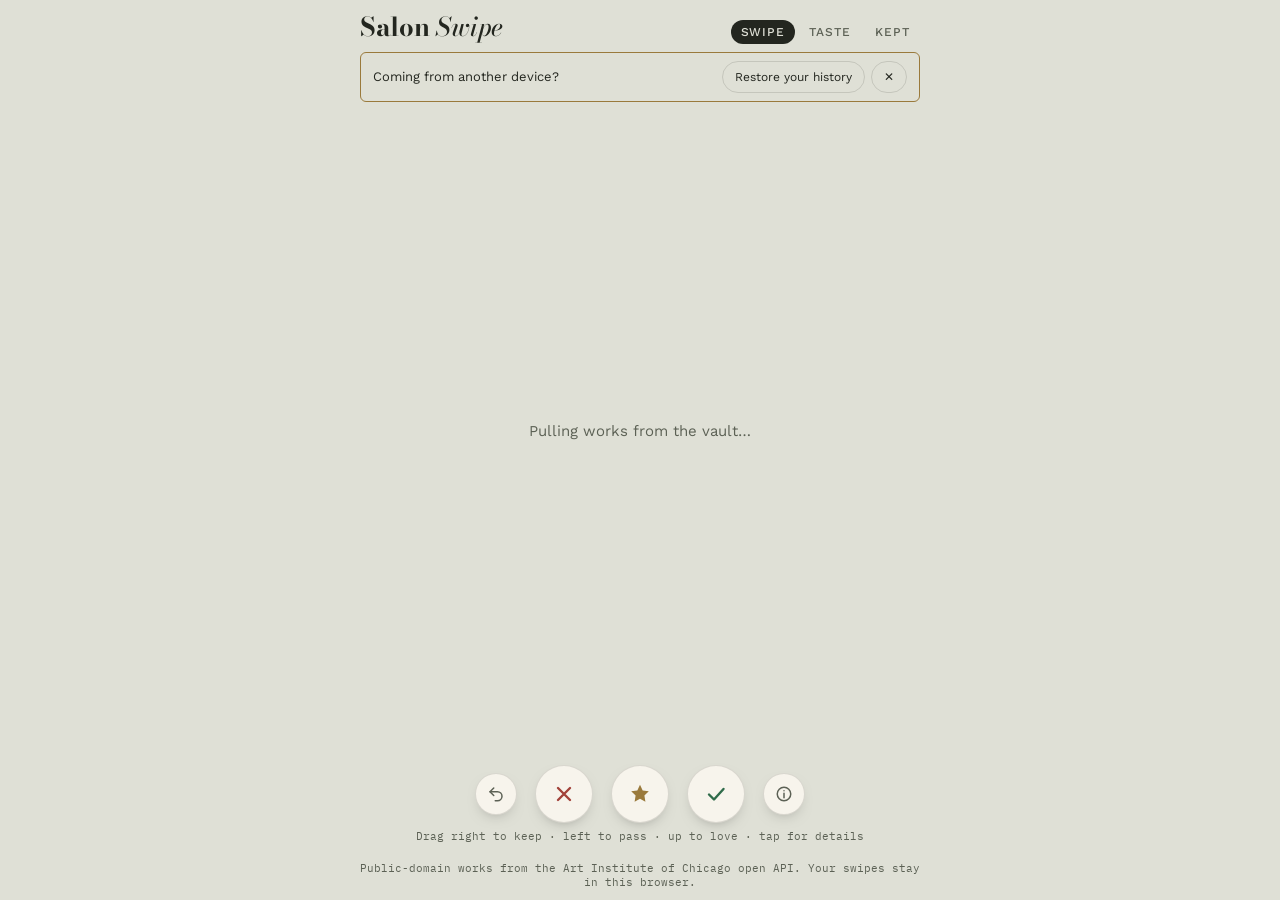
<file: index.html>
<!doctype html>
<html lang="en">
<head>
<meta charset="utf-8">
<meta name="viewport" content="width=device-width,initial-scale=1,viewport-fit=cover">
<title>Salon Swipe</title>
<link rel="preconnect" href="https://fonts.googleapis.com">
<link rel="stylesheet" href="https://fonts.googleapis.com/css2?family=Bodoni+Moda:ital,opsz,wght@0,6..96,500;0,6..96,700;1,6..96,500&family=Work+Sans:wght@400;500;600&family=IBM+Plex+Mono:wght@400;500&display=swap">
<style>
/* Layout: one gallery wall; a matted print sits center, its wall label beneath. Tabs swap Swipe / Taste / Collection. */
:root{
  --wall:#dfe0d6; --wall-deep:#cfd1c4; --mat:#f7f4ec; --ink:#23261f; --ink-soft:#5c6155;
  --brass:#9a7a3c; --keep:#2f6b4a; --pass:#a2423a; --line:rgba(35,38,31,.14);
  --f-display:"Bodoni Moda","Didot","Bodoni 72",Georgia,serif;
  --f-body:"Work Sans",system-ui,-apple-system,"Segoe UI",sans-serif;
  --f-mono:"IBM Plex Mono",ui-monospace,Menlo,monospace;
  color-scheme:light;
}
@media (prefers-color-scheme:dark){:root:not([data-theme="light"]){
  --wall:#1f2420; --wall-deep:#171b18; --mat:#2b302b; --ink:#ebe8de; --ink-soft:#a4a99c;
  --brass:#cda763; --keep:#5fae84; --pass:#d9796f; --line:rgba(235,232,222,.14); color-scheme:dark}}
:root[data-theme="dark"]{
  --wall:#1f2420; --wall-deep:#171b18; --mat:#2b302b; --ink:#ebe8de; --ink-soft:#a4a99c;
  --brass:#cda763; --keep:#5fae84; --pass:#d9796f; --line:rgba(235,232,222,.14); color-scheme:dark}

*{box-sizing:border-box}
[hidden]{display:none!important}
html,body{height:100%}
body{margin:0;background:var(--wall);color:var(--ink);font:15px/1.5 var(--f-body);
  padding-block:env(safe-area-inset-top,0px) env(safe-area-inset-bottom,0px);padding-inline:16px;
  display:flex;flex-direction:column;overflow-x:hidden}
button{font:inherit;color:inherit;cursor:pointer}
:focus-visible{outline:2px solid var(--brass);outline-offset:2px}
a{color:var(--ink)}

header{display:flex;align-items:baseline;justify-content:space-between;gap:12px;flex-wrap:wrap;
  max-width:560px;width:100%;margin:0 auto;padding-block:14px 8px}
h1{font:italic 500 26px/1 var(--f-display);margin:0;letter-spacing:-.01em}
h1 span{font-style:normal;font-weight:700}
nav{display:flex;gap:4px}
nav button{background:none;border:0;padding:6px 10px;border-radius:999px;font:500 12px/1 var(--f-body);
  letter-spacing:.08em;text-transform:uppercase;color:var(--ink-soft)}
nav button[aria-selected="true"]{background:var(--ink);color:var(--wall)}

main{flex:1;min-height:0;max-width:560px;width:100%;margin:0 auto;display:flex;flex-direction:column}
section{flex:1;min-height:0;display:flex;flex-direction:column}

/* ---- swipe deck ---- */
.deck{position:relative;flex:1 1 auto;min-height:max(340px,62vh);min-height:max(340px,62dvh)}
.card{position:absolute;inset:0;display:flex;flex-direction:column;background:var(--mat);
  border-radius:3px;box-shadow:0 1px 0 var(--line),0 18px 40px -18px rgba(0,0,0,.45);
  touch-action:none;user-select:none;will-change:transform;transition:transform .32s cubic-bezier(.2,.8,.2,1),opacity .32s}
.card.under{transform:scale(.96) translateY(10px);opacity:.75}
.card.dragging{transition:none}
.frame{flex:1;min-height:0;margin:18px 18px 0;position:relative;background:var(--wall-deep);overflow:hidden}
.frame img{position:absolute;inset:0;width:100%;height:100%;display:block;pointer-events:none}
.frame .lqip{object-fit:cover;filter:blur(14px);transform:scale(1.1);opacity:.7}
.frame .full{object-fit:contain;opacity:0;transition:opacity .4s}
.frame .full.on{opacity:1}
.stamp{position:absolute;top:22px;padding:4px 12px;border:3px solid;border-radius:4px;
  font:700 22px/1.1 var(--f-display);letter-spacing:.06em;text-transform:uppercase;opacity:0;pointer-events:none;z-index:2;background:var(--mat)}
.stamp.keep{left:22px;color:var(--keep);transform:rotate(-12deg)}
.stamp.pass{right:22px;color:var(--pass);transform:rotate(12deg)}
.stamp.love{left:50%;top:auto;bottom:22px;color:var(--brass);transform:translateX(-50%)}
.label{padding:12px 18px 14px;display:grid;gap:2px}
.label .who{font:600 13px/1.3 var(--f-body);letter-spacing:.02em}
.label .what{font:italic 500 20px/1.2 var(--f-display);text-wrap:balance;
  display:-webkit-box;-webkit-line-clamp:2;-webkit-box-orient:vertical;overflow:hidden}
.label .meta{font:12px/1.4 var(--f-mono);color:var(--ink-soft);display:flex;flex-wrap:wrap;gap:4px 12px}
.match{font:500 11px/1 var(--f-mono);letter-spacing:.06em;text-transform:uppercase;color:var(--brass)}

.controls{display:flex;justify-content:center;align-items:center;gap:18px;padding-block:14px 6px}
.cbtn{width:58px;height:58px;border-radius:50%;border:1.5px solid var(--line);background:var(--mat);
  display:grid;place-items:center;box-shadow:0 6px 16px -10px rgba(0,0,0,.5);transition:transform .12s}
.cbtn:active{transform:scale(.92)}
.cbtn svg{width:24px;height:24px}
.cbtn.pass{color:var(--pass)} .cbtn.keep{color:var(--keep)}
.cbtn.small{width:42px;height:42px;color:var(--ink-soft)} .cbtn.small svg{width:18px;height:18px}
.cbtn.love{color:var(--brass)}
.hint{text-align:center;font:11px/1.4 var(--f-mono);color:var(--ink-soft);padding-bottom:10px}
.state{position:absolute;inset:0;display:grid;place-items:center;text-align:center;padding:24px;color:var(--ink-soft)}
.state p{max-width:32ch;margin:0}

/* ---- taste ---- */
.scroll{overflow-y:auto;flex:1;min-height:0;padding-bottom:24px}
.summary{font:italic 500 21px/1.35 var(--f-display);margin:6px 0 18px;text-wrap:pretty}
.stats{display:grid;grid-template-columns:repeat(3,1fr);gap:1px;background:var(--line);border-block:1px solid var(--line);margin-bottom:22px}
.stats div{background:var(--wall);padding:10px 4px;text-align:center}
.stats b{display:block;font:500 22px/1.1 var(--f-display);font-variant-numeric:tabular-nums}
.stats span{font:11px/1.3 var(--f-mono);color:var(--ink-soft);text-transform:uppercase;letter-spacing:.06em}
.dim{margin-bottom:22px}
.dim h2{font:600 11px/1 var(--f-body);letter-spacing:.14em;text-transform:uppercase;color:var(--ink-soft);margin:0 0 8px}
.row{display:grid;grid-template-columns:minmax(0,1fr) 120px 40px;gap:10px;align-items:center;padding:5px 0;border-bottom:1px solid var(--line)}
.row .n{overflow:hidden;text-overflow:ellipsis;white-space:nowrap}
.row .n small{color:var(--ink-soft);font:11px var(--f-mono);margin-left:6px}
.bar{height:6px;position:relative;background:var(--line);border-radius:3px}
.bar i{position:absolute;top:0;bottom:0;border-radius:3px}
.bar::after{content:"";position:absolute;left:50%;top:-3px;bottom:-3px;width:1px;background:var(--ink-soft)}
.row .v{font:12px var(--f-mono);text-align:right;font-variant-numeric:tabular-nums}
.swatches{display:flex;flex-wrap:wrap;gap:6px}
.sw{width:30px;height:30px;border-radius:50%;border:1px solid var(--line)}
.empty{color:var(--ink-soft);font-size:14px}
.mixer{display:grid;gap:6px;margin:4px 0 22px}
.mixer label{font:600 11px/1 var(--f-body);letter-spacing:.14em;text-transform:uppercase;color:var(--ink-soft)}
.mixer .ends{display:flex;justify-content:space-between;font:11px var(--f-mono);color:var(--ink-soft)}
input[type=range]{width:100%;accent-color:var(--brass)}
.danger{display:flex;gap:8px;align-items:center;flex-wrap:wrap;font-size:13px;color:var(--ink-soft)}
.txt{background:none;border:1px solid var(--line);border-radius:999px;padding:6px 12px;font-size:12px}
.txt.warn{border-color:var(--pass);color:var(--pass)}

/* ---- collection ---- */
.grid{display:grid;grid-template-columns:repeat(auto-fill,minmax(150px,1fr));gap:14px}
.tile{background:var(--mat);padding:8px 8px 10px;display:grid;gap:6px;text-decoration:none;box-shadow:0 8px 20px -14px rgba(0,0,0,.5);min-width:0}
.tile img{width:100%;aspect-ratio:1;object-fit:cover;background:var(--wall-deep)}
.tile b{font:italic 500 14px/1.25 var(--f-display);display:-webkit-box;-webkit-line-clamp:2;-webkit-box-orient:vertical;overflow:hidden}
.tile span{font:11px/1.3 var(--f-mono);color:var(--ink-soft);overflow:hidden;text-overflow:ellipsis;white-space:nowrap}
.tile .heart{color:var(--brass)}
/* ---- details sheet ---- */
.scrim{position:fixed;inset:0;background:rgba(10,12,10,.5);z-index:20}
.sheet{position:fixed;left:0;right:0;bottom:0;z-index:21;max-height:86vh;max-height:86dvh;overflow-y:auto;
  background:var(--mat);color:var(--ink);border-radius:14px 14px 0 0;box-shadow:0 -12px 40px -10px rgba(0,0,0,.5);
  padding:8px 20px calc(24px + env(safe-area-inset-bottom,0px));max-width:600px;margin:0 auto;animation:rise .28s cubic-bezier(.2,.8,.2,1)}
@keyframes rise{from{transform:translateY(40px);opacity:0}}
.sheet-top{position:sticky;top:-8px;z-index:2;background:var(--mat);display:flex;justify-content:flex-end;align-items:center;padding:6px 0 10px;margin-top:-8px}
.grab{position:absolute;left:50%;top:10px;transform:translateX(-50%);width:40px;height:4px;border-radius:2px;background:var(--line)}
.sheet h2{font:italic 500 24px/1.2 var(--f-display);margin:0 0 4px;text-wrap:balance}
.sheet .by{font:500 13px/1.45 var(--f-body);color:var(--ink-soft);white-space:pre-line;margin:0 0 14px}
.sheet .thumbBtn{display:block;width:100%;border:0;padding:0;background:var(--wall-deep);margin-bottom:6px;position:relative}
.sheet .thumbBtn img{width:100%;max-height:44vh;object-fit:contain;display:block}
.sheet .thumbBtn span{position:absolute;right:8px;bottom:8px;background:var(--mat);font:11px/1 var(--f-mono);padding:5px 8px;border-radius:999px}
.sheet .desc{font:15px/1.6 var(--f-body);max-width:65ch}
.sheet .desc p{margin:0 0 .8em}
.onview{display:inline-flex;gap:6px;align-items:center;font:500 12px/1.2 var(--f-mono);padding:6px 10px;border-radius:999px;border:1px solid var(--line);margin:10px 0 14px}
.onview.yes{color:var(--keep);border-color:var(--keep)}
.facts{display:grid;grid-template-columns:max-content minmax(0,1fr);gap:6px 14px;margin:6px 0 16px;font-size:13.5px}
.facts dt{font:600 10.5px/1.6 var(--f-body);letter-spacing:.12em;text-transform:uppercase;color:var(--ink-soft);padding-top:2px}
.facts dd{margin:0;overflow-wrap:anywhere}
.sheet details{border-top:1px solid var(--line);padding:10px 0}
.sheet summary{cursor:pointer;font:600 11px/1.4 var(--f-body);letter-spacing:.12em;text-transform:uppercase;color:var(--ink-soft)}
.sheet details div{font-size:13px;line-height:1.55;white-space:pre-line;padding-top:8px;color:var(--ink-soft)}
.sheet .out{display:inline-block;margin-top:12px;font:500 13px var(--f-body)}
.sheet .loading{color:var(--ink-soft);font-size:14px;padding:6px 0 16px}
.zoom{position:fixed;inset:0;z-index:30;background:#0b0c0b;overflow:auto;-webkit-overflow-scrolling:touch}
.zoom img{display:block;width:100%;height:100%;object-fit:contain;cursor:zoom-in}
.zoom.big img{width:260%;height:auto;max-width:none;object-fit:initial;cursor:zoom-out}
.zoom .txt{position:fixed;top:calc(12px + env(safe-area-inset-top,0px));right:12px;background:#f3f1ea;color:#1b1d1a;border:0}

/* ---- backup ---- */
.nudge{display:flex;gap:10px;align-items:center;justify-content:space-between;flex-wrap:wrap;
  font-size:13px;padding:8px 12px;margin-bottom:10px;border:1px solid var(--brass);border-radius:6px;color:var(--ink)}
.data p{margin:0 0 10px;font-size:14px;color:var(--ink-soft)}
.data .btns{display:flex;flex-wrap:wrap;gap:8px;margin-bottom:10px}
.data textarea{width:100%;min-height:80px;font:12px/1.4 var(--f-mono);background:var(--mat);color:var(--ink);border:1px solid var(--line);border-radius:6px;padding:8px}
.data input[type=file]{font-size:13px;max-width:100%}
.toast{position:fixed;left:50%;bottom:calc(24px + env(safe-area-inset-bottom,0px));transform:translateX(-50%);z-index:40;
  background:var(--ink);color:var(--wall);padding:10px 16px;border-radius:999px;font-size:13px;max-width:calc(100% - 32px);text-align:center}
.beta{font:600 10px/1 var(--f-mono);letter-spacing:.1em;color:var(--brass);border:1px solid var(--brass);border-radius:4px;padding:3px 5px;vertical-align:middle;margin-left:6px}
footer{max-width:560px;width:100%;margin:0 auto;padding-block:6px 10px;font:10.5px/1.4 var(--f-mono);color:var(--ink-soft);text-align:center}
@media (prefers-reduced-motion:reduce){.card,.frame .full{transition:none}}
</style>
</head>
<body>
<header>
  <h1><span>Salon</span> Swipe</h1>
  <nav role="tablist">
    <button id="tab-swipe" role="tab" aria-selected="true" data-tab="swipe">Swipe</button>
    <button id="tab-taste" role="tab" aria-selected="false" data-tab="taste">Taste</button>
    <button id="tab-coll" role="tab" aria-selected="false" data-tab="coll">Kept</button>
  </nav>
</header>

<main>
  <section id="swipe">
    <div class="nudge" id="welcome" hidden><span>Coming from another device?</span><span style="display:flex;gap:6px"><button class="txt" id="welcomeGo">Restore your history</button><button class="txt" id="welcomeX" aria-label="Dismiss">✕</button></span></div>
    <div class="nudge" id="nudge" hidden><span id="nudgeText"></span><button class="txt" id="nudgeGo">Back up now</button></div>
    <div class="deck" id="deck"><div class="state" id="deckState"><p>Pulling works from the vault…</p></div></div>
    <div class="controls">
      <button class="cbtn small" id="btnUndo" aria-label="Undo last swipe" title="Undo (Backspace)"><svg viewBox="0 0 24 24" fill="none" stroke="currentColor" stroke-width="2" stroke-linecap="round" stroke-linejoin="round"><path d="M9 14 4 9l5-5"/><path d="M4 9h10a6 6 0 0 1 0 12h-3"/></svg></button>
      <button class="cbtn pass" id="btnPass" aria-label="Pass" title="Pass (←)"><svg viewBox="0 0 24 24" fill="none" stroke="currentColor" stroke-width="2.4" stroke-linecap="round"><path d="M6 6l12 12M18 6 6 18"/></svg></button>
      <button class="cbtn love" id="btnLove" aria-label="Love" title="Love (↑)"><svg viewBox="0 0 24 24" fill="currentColor"><path d="M12 2.8l2.7 5.6 6.1.9-4.4 4.3 1 6.1L12 16.8l-5.4 2.9 1-6.1-4.4-4.3 6.1-.9z"/></svg></button>
      <button class="cbtn keep" id="btnKeep" aria-label="Keep" title="Keep (→)"><svg viewBox="0 0 24 24" fill="none" stroke="currentColor" stroke-width="2.4" stroke-linecap="round" stroke-linejoin="round"><path d="M5 12.5 10 17.5 19.5 7"/></svg></button>
      <button class="cbtn small" id="btnInfo" aria-label="Tell me more" title="Tell me more (I)"><svg viewBox="0 0 24 24" fill="none" stroke="currentColor" stroke-width="2" stroke-linecap="round" stroke-linejoin="round"><circle cx="12" cy="12" r="9"/><path d="M12 11v6M12 7.5v.01"/></svg></button>
    </div>
    <div class="hint">Drag right to keep · left to pass · up to love · tap for details</div>
  </section>

  <section id="taste" hidden>
    <div class="scroll" id="tasteBody"></div>
  </section>

  <section id="coll" hidden>
    <div class="scroll" id="collBody"></div>
  </section>
</main>
<div class="scrim" id="scrim" hidden></div>
<aside class="sheet" id="sheet" hidden role="dialog" aria-modal="true" aria-label="About this work"><div class="sheet-top"><div class="grab"></div><button class="txt" id="sheetDone">Done</button></div><div id="sheetBody"></div></aside>
<div class="zoom" id="zoom" hidden><img id="zoomImg" alt=""><button class="txt" id="zoomClose">Close</button></div>
<div class="toast" id="toast" role="status" hidden></div>
<footer>Public-domain works from the Art Institute of Chicago open API. Your swipes stay in this browser.</footer>

<script>
(() => {
const API = "https://api.artic.edu/api/v1/artworks/search";
const IIIF = "https://www.artic.edu/iiif/2";
const FIELDS = "id,title,artist_title,date_display,date_start,style_title,classification_title,place_of_origin,artwork_type_title,medium_display,image_id,color,thumbnail,subject_titles";
const MAIN_STORE = "salon-swipe-v1";
const IS_BETA = /\/beta\/?/.test(location.pathname);
// The beta copy works on its own copy of your data, so testing never touches the real record.
const STORE = IS_BETA ? "salon-swipe-beta" : MAIN_STORE;
const SCHEMA = 2;
const DIMS = [
  ["style","Movements & styles"],["artist","Artists"],["era","Eras"],["place","Places"],
  ["kind","Media"],["subject","Subjects"],["hue","Palette"]
];
// Opening deck: one highlight work per movement, spread across eras, regions and media.
const SEED = ["Impressionism","Ukiyo-e","Renaissance","Ancient Egyptian","Cubism","Baroque","Ming dynasty",
  "Hudson River School","Symbolism","Mughal","Rococo","Expressionism","Byzantine","Realism","Art Nouveau",
  "Dutch Golden Age","Ancient Greek","Post-Impressionism","Pre-Raphaelite","Edo period","Neoclassicism",
  "Fauvism","Romanticism","Pointillism","Gothic","Tonalism","Arts and Crafts","Qing dynasty","Precisionism","Aesthetic Movement"];

/* ---------- state ---------- */
const blankState = () => ({ ver:SCHEMA, swipes:[], seen:{}, explore:0.35, seedIdx:0, lastBackup:0 });
let S = blankState();
try {
  let raw = localStorage.getItem(STORE);
  if (!raw && IS_BETA) raw = localStorage.getItem(MAIN_STORE);   // beta starts from a copy of your real data
  if (raw) S = Object.assign(blankState(), JSON.parse(raw), { ver:SCHEMA });
} catch(e){}
let saveFailed = false;
const save = () => { try { localStorage.setItem(STORE, JSON.stringify(S)); saveFailed = false; } catch(e){ saveFailed = true; } };
try { navigator.storage && navigator.storage.persist && navigator.storage.persist(); } catch(e){}

let queue = [], loading = false, predHits = 0, predN = 0;

/* ---------- features ---------- */
const eraOf = y => {
  if (y == null) return null;
  if (y < 0) return "Antiquity (BCE)";
  if (y < 1400) return "Medieval (before 1400)";
  const c = Math.floor(y/50)*50;
  return `${c}–${c+49}`;
};
const hueOf = c => {
  if (!c || c.h == null) return null;
  if (c.s < 12 || c.l < 12) return c.l < 30 ? "Dark & tonal" : "Muted / greyed";
  const h = c.h;
  return h < 15 || h >= 345 ? "Reds" : h < 45 ? "Oranges & ochres" : h < 70 ? "Yellows & golds"
    : h < 160 ? "Greens" : h < 200 ? "Teals" : h < 255 ? "Blues" : h < 290 ? "Violets" : "Pinks & magentas";
};
function feats(a){
  const f = [];
  const push = (d,v) => { if (v) f.push(d+"|"+v); };
  push("style", a.style_title); push("artist", a.artist_title); push("era", eraOf(a.date_start));
  push("place", a.place_of_origin); push("kind", a.classification_title || a.artwork_type_title);
  (a.subject_titles||[]).slice(0,4).forEach(s => push("subject", s));
  push("hue", hueOf(a.color));
  return f;
}

/* ---------- model: per-feature smoothed log-odds ---------- */
function tally(){
  const t = {}; let pos = 0, neg = 0;
  for (const s of S.swipes){
    const w = s.v === 2 ? 2 : 1, liked = s.v > 0;
    liked ? pos += w : neg += w;
    for (const k of s.f){ const o = t[k] || (t[k] = {p:0,n:0,c:0}); liked ? o.p += w : o.n += w; o.c++; }
  }
  return {t,pos,neg};
}
function predict(a, T){
  T = T || tally();
  if (S.swipes.length < 6) return null;
  const prior = Math.log((T.pos+1)/(T.neg+1));
  let z = prior;
  for (const k of feats(a)){
    const o = T.t[k]; if (!o) continue;
    const lo = Math.log((o.p+1)/(o.n+1)) - prior;   // lift over base rate
    const dim = k.split("|")[0];
    z += lo * (dim === "subject" ? .35 : dim === "hue" ? .5 : .8) * Math.min(1, o.c/3);
  }
  return 1/(1+Math.exp(-z));
}

/* ---------- fetching ---------- */
function topLiked(dim, T){
  return Object.entries(T.t).filter(([k,o]) => k.startsWith(dim+"|") && o.p >= 2 && o.p > o.n)
    .sort((a,b) => (b[1].p-b[1].n) - (a[1].p-a[1].n)).map(([k]) => k.split("|")[1]);
}
// Highlights pool = the museum's own "boosted" works: far fewer minor prints and fragments.
let boostOK = true;
const pages = { hi:20, all:90 };
const poolUrl = (hi, limit) => `${API}?fields=${FIELDS}&limit=${limit}` + (hi
  ? `&query[bool][must][0][term][is_public_domain]=true&query[bool][must][1][term][is_boosted]=true`
  : `&query[term][is_public_domain]=true`);
const shuffle = arr => { for (let i = arr.length-1; i > 0; i--){ const k = Math.floor(Math.random()*(i+1)); [arr[i],arr[k]] = [arr[k],arr[i]]; } return arr; };
/* ---------- no-repeat guardrails ----------
   1. A work you've swiped never comes back (by museum id).
   2. Other copies of the same work (a second impression of a print, a duplicate record) are blocked too,
      matched on title + artist.
   3. The same artist won't appear twice within ARTIST_GAP cards. */
const ARTIST_GAP = 6;
const norm = x => String(x || "").toLowerCase().replace(/\(.*?\)/g, " ").replace(/[^a-z0-9]+/g, " ").trim();
const GENERIC = new Set(["", "untitled", "fragment", "study", "sketch", "drawing", "print", "photograph", "plate"]);
const workKey = a => {
  const t = norm(a && a.title), who = norm(a && a.artist_title);
  return (!who || GENERIC.has(t)) ? null : t + "|" + who;   // no reliable match for anonymous or generic titles
};
let seenKeys = new Set();
let held = [];   // cards waiting out the artist gap
const rebuildKeys = () => { seenKeys = new Set(S.swipes.map(s => workKey(s.a)).filter(Boolean)); };
rebuildKeys();
const inQueue = a => [...queue, ...held].some(q => q.id === a.id || (workKey(a) && workKey(q) === workKey(a)));
const usable = a => a && a.image_id && !S.seen[a.id] && !(workKey(a) && seenKeys.has(workKey(a))) && !inQueue(a);
// Remove duplicates inside one batch (two searches can return the same work).
function dedupe(list){
  const ids = new Set(), keys = new Set(), out = [];
  for (const a of list){
    if (!usable(a) || ids.has(a.id)) continue;
    const k = workKey(a);
    if (k && keys.has(k)) continue;
    ids.add(a.id); if (k) keys.add(k); out.push(a);
  }
  return out;
}
// Reorder the waiting cards so no artist repeats within ARTIST_GAP. Cards already on screen stay put.
// Cards that can't be placed yet wait in `held` and get another chance as the deck moves on.
function spaceArtists(){
  const who = a => norm(a.artist_title);
  const recent = S.swipes.slice(-ARTIST_GAP).map(s => norm(s.a && s.a.artist_title));
  const waiting = held; held = [];
  const out = queue.slice(0, 2), rest = [...queue.slice(2), ...waiting.filter(usable)];
  const tooSoon = a => {
    const w = who(a); if (!w) return false;
    return [...recent, ...out.map(who)].slice(-(ARTIST_GAP - 1)).includes(w);
  };
  while (rest.length){
    const i = rest.findIndex(a => !tooSoon(a));
    if (i === -1){
      if (out.length < 3) { out.push(rest.shift()); continue; }   // never starve the deck
      held = rest.slice(0, 60); break;
    }
    out.push(rest.splice(i, 1)[0]);
  }
  queue = out;
}

async function getJSON(url){
  const r = await fetch(url);
  if (!r.ok) throw new Error(r.status);
  return r.json();
}
// Try the highlights pool first; fall back to the full collection if that query fails or comes back empty.
async function query(extra, limit, kind){
  if (boostOK){
    try {
      const j = await getJSON(poolUrl(true, limit) + extra);
      if (j.pagination && kind) pages.hi = Math.max(1, Math.min(j.pagination.total_pages || 1, Math.floor(9000/limit)));
      if ((j.data||[]).length) return j.data;
      if (!extra.includes("q=")) boostOK = false;
    } catch(e){ boostOK = false; }
  }
  const j = await getJSON(poolUrl(false, limit) + extra.replace(/&page=\d+/, kind ? `&page=${1+Math.floor(Math.random()*pages.all)}` : "$&"));
  return j.data || [];
}

async function fetchSeed(){
  const styles = SEED.slice(S.seedIdx, S.seedIdx + 5);
  S.seedIdx += styles.length; save();
  const results = await Promise.all(styles.map(st =>
    query(`&q=${encodeURIComponent(st)}`, 12).then(d => {
      const ok = dedupe(d);
      const pick = shuffle(ok.slice(0, 6))[0];
      if (pick) pick._seed = st;
      return pick;
    }).catch(() => null)));
  return dedupe(results.filter(Boolean));
}

async function fetchBatch(){
  if (loading) return; loading = true;
  const T = tally();
  try{
    let fresh;
    if (S.seedIdx < SEED.length){
      fresh = await fetchSeed();
      if (!fresh.length && S.seedIdx < SEED.length) fresh = await fetchSeed();
    } else {
      const refine = S.swipes.length >= 12 && Math.random() > S.explore;
      const pool = refine ? [...topLiked("style",T).slice(0,4), ...topLiked("artist",T).slice(0,3), ...topLiked("subject",T).slice(0,3), ...topLiked("place",T).slice(0,2)] : [];
      if (pool.length){
        const q = pool[Math.floor(Math.random()*pool.length)];
        fresh = await query(`&q=${encodeURIComponent(q)}&page=${1+Math.floor(Math.random()*3)}`, 40);
      } else {
        fresh = await query(`&page=${1+Math.floor(Math.random()*pages.hi)}`, 40, "browse");
      }
      fresh = shuffle(dedupe(fresh));
      // when refining, front-load the best predicted matches but keep some surprise
      if (refine) fresh.sort((a,b) => (predict(b,T)||.5) - (predict(a,T)||.5));
      fresh = fresh.slice(0, 24);
    }
    queue.push(...dedupe(fresh));
    spaceArtists();
    fresh.slice(0,4).forEach(a => { const im = new Image(); im.src = imgUrl(a); });
  }catch(e){
    if (!queue.length) setState("The museum's API didn't answer. Check your connection, then tap to retry.", true);
  }finally{ loading = false; }
  if (!document.querySelector(".card")) render();
}
const imgUrl = (a, w=843) => `${IIIF}/${a.image_id}/full/${w},/0/default.jpg`;

/* ---------- deck rendering ---------- */
const deck = document.getElementById("deck");
function setState(msg, retry){
  deck.innerHTML = `<div class="state"><p>${msg}</p></div>`;
  if (retry) deck.firstChild.onclick = () => { setState("Pulling works from the vault…"); fetchBatch(); };
}
const esc = s => String(s ?? "").replace(/[&<>"]/g, c => ({"&":"&amp;","<":"&lt;",">":"&gt;",'"':"&quot;"}[c]));

function cardEl(a, under){
  const el = document.createElement("article");
  el.className = "card" + (under ? " under" : "");
  const p = predict(a);
  const lq = a.thumbnail && a.thumbnail.lqip ? `<img class="lqip" src="${a.thumbnail.lqip}" alt="">` : "";
  el.innerHTML = `
    <div class="frame">${lq}<img class="full" alt="${esc(a.thumbnail && a.thumbnail.alt_text || a.title)}" src="${imgUrl(a)}">
      <div class="stamp keep">Keep</div><div class="stamp pass">Pass</div><div class="stamp love">Love</div></div>
    <div class="label">
      ${a._seed ? `<div class="match">Opening deck · ${esc(a._seed)}</div>` : p != null ? `<div class="match">Predicted fit ${Math.round(p*100)}%</div>` : ""}
      <div class="who">${esc(a.artist_title || "Unknown maker")}</div>
      <div class="what">${esc(a.title)}</div>
      <div class="meta"><span>${esc(a.date_display||"")}</span>${a.style_title?`<span>${esc(a.style_title)}</span>`:""}<span>${esc(a.classification_title||a.artwork_type_title||"")}</span></div>
    </div>`;
  const full = el.querySelector(".full");
  full.onload = () => full.classList.add("on");
  if (full.complete && full.naturalWidth) full.classList.add("on");   // already cached from preload
  full.onerror = () => { el.dataset.broken = "1"; };
  return el;
}
function render(){
  deck.innerHTML = "";
  if (!queue.length){ setState("Pulling works from the vault…"); fetchBatch(); return; }
  if (queue[1]) deck.appendChild(cardEl(queue[1], true));
  const top = cardEl(queue[0]); deck.appendChild(top);
  top.querySelector(".full").addEventListener("error", () => { const b = queue.shift(); if (b) S.seen[b.id] = 1; save(); render(); }, {once:true});
  bindDrag(top);
  if (queue.length < 8) fetchBatch();
}

function bindDrag(el){
  let sx=0, sy=0, dx=0, dy=0, on=false, moved=false;
  const st = k => el.querySelector(".stamp."+k);
  el.addEventListener("pointerdown", e => { on=true; moved=false; sx=e.clientX; sy=e.clientY; el.setPointerCapture(e.pointerId); el.classList.add("dragging"); });
  el.addEventListener("pointermove", e => {
    if (!on) return; dx = e.clientX-sx; dy = e.clientY-sy; if (Math.abs(dx)+Math.abs(dy) > 8) moved = true;
    el.style.transform = `translate(${dx}px,${dy}px) rotate(${dx/18}deg)`;
    st("keep").style.opacity = Math.max(0, Math.min(1, dx/100));
    st("pass").style.opacity = Math.max(0, Math.min(1, -dx/100));
    st("love").style.opacity = Math.max(0, Math.min(1, (-dy - Math.abs(dx))/100));
  });
  const end = () => {
    if (!on) return; on=false; el.classList.remove("dragging");
    if (-dy > 110 && -dy > Math.abs(dx)) decide(2);
    else if (dx > 100) decide(1);
    else if (dx < -100) decide(-1);
    else { el.style.transform=""; el.querySelectorAll(".stamp").forEach(s=>s.style.opacity=0); if (!moved) openSheet(queue[0]); }
    dx=dy=0;
  };
  el.addEventListener("pointerup", end); el.addEventListener("pointercancel", end);
}

function decide(v){
  const el = deck.querySelector(".card:not(.under)"); const a = queue[0];
  if (!el || !a) return;
  const p = predict(a);
  if (p != null){ predN++; if ((p >= .5) === (v > 0)) predHits++; }
  S.swipes.push({ id:a.id, v, f:feats(a), t:Date.now(),
    a:{ id:a.id, title:a.title, artist_title:a.artist_title, date_display:a.date_display, image_id:a.image_id,
        style_title:a.style_title, classification_title:a.classification_title, color:a.color } });
  S.seen[a.id] = 1; { const k = workKey(a); if (k) seenKeys.add(k); } save(); nudgeBackup(); welcome.hidden = true;
  const x = v === 2 ? 0 : v*innerWidth*1.2, y = v === 2 ? -innerHeight : 40;
  el.querySelector(".stamp."+(v===2?"love":v>0?"keep":"pass")).style.opacity = 1;
  el.style.transform = `translate(${x}px,${y}px) rotate(${v===2?0:v*24}deg)`; el.style.opacity = 0;
  queue.shift();
  setTimeout(render, 220);
}
function undo(){
  const last = S.swipes.pop(); if (!last) return;
  delete S.seen[last.id]; rebuildKeys(); save();
  queue.unshift(Object.assign({}, last.a, {thumbnail:null}));
  render();
}

document.getElementById("btnKeep").onclick = () => decide(1);
document.getElementById("btnPass").onclick = () => decide(-1);
document.getElementById("btnLove").onclick = () => decide(2);
document.getElementById("btnUndo").onclick = undo;
document.getElementById("btnInfo").onclick = () => openSheet(queue[0]);
addEventListener("keydown", e => {
  if (e.key === "Escape") { closeSheet(); zoom.hidden = true; }
  if (document.getElementById("swipe").hidden || !sheet.hidden || e.target.matches("input,textarea")) return;
  if (e.key === "ArrowRight") decide(1);
  else if (e.key === "ArrowLeft") decide(-1);
  else if (e.key === "ArrowUp") { e.preventDefault(); decide(2); }
  else if (e.key === "Backspace") undo();
  else if (e.key === "i" || e.key === "I") openSheet(queue[0]);
});

/* ---------- taste profile ---------- */
function describe(T){
  const pick = d => topLiked(d,T)[0];
  const parts = [];
  const st = pick("style"), er = pick("era"), pl = pick("place"), kd = pick("kind"), hu = pick("hue"), sb = pick("subject");
  if (!st && !er && !pl && !kd) return null;
  let s = "You lean toward ";
  s += [kd ? kd.toLowerCase() : "works", st ? `in ${st}` : null, pl ? `from ${pl}` : null, er ? `made ${er.match(/^\d/) ? "around " + er : er.toLowerCase()}` : null].filter(Boolean).join(" ");
  if (sb) s += `, especially ${sb.toLowerCase()} subjects`;
  if (hu) s += `, with a pull toward ${hu.toLowerCase()}`;
  return s + ".";
}
function renderTaste(){
  const T = tally(), n = S.swipes.length, kept = S.swipes.filter(s => s.v > 0).length;
  const body = document.getElementById("tasteBody");
  const sum = n >= 10 ? describe(T) : null;
  let h = `<p class="summary">${sum ? esc(sum) : n < 10 ? `Swipe ${10-n} more ${10-n===1?"work":"works"} and a profile will start to form.` : "No clear pattern yet. Keep going; a few more Loves sharpen it fast."}</p>
    <div class="stats"><div><b>${n}</b><span>Judged</span></div><div><b>${n?Math.round(kept/n*100):0}%</b><span>Kept</span></div>
    <div><b>${predN>=5?Math.round(predHits/predN*100)+"%":"—"}</b><span>Model right</span></div></div>
    <div class="mixer"><label for="explore">Discovery mix</label>
      <input id="explore" type="range" min="0.1" max="0.9" step="0.05" value="${S.explore}">
      <div class="ends"><span>Refine toward my taste</span><span>Show me anything</span></div></div>`;
  for (const [d, label] of DIMS){
    const rows = Object.entries(T.t).filter(([k,o]) => k.startsWith(d+"|") && o.c >= 2)
      .map(([k,o]) => ({ name:k.split("|")[1], o, s:(o.p+1)/(o.p+o.n+2) }))
      .sort((a,b) => Math.abs(b.s-.5)*Math.sqrt(b.o.c) - Math.abs(a.s-.5)*Math.sqrt(a.o.c)).slice(0,6)
      .sort((a,b) => b.s-a.s);
    h += `<div class="dim"><h2>${label}</h2>`;
    if (!rows.length) { h += `<p class="empty">Needs a couple of repeat sightings.</p></div>`; continue; }
    for (const r of rows){
      const w = Math.abs(r.s-.5)*100, left = r.s >= .5 ? 50 : 50-w, col = r.s >= .5 ? "var(--keep)" : "var(--pass)";
      h += `<div class="row"><span class="n">${esc(r.name)}<small>${r.o.c}×</small></span>
        <span class="bar"><i style="left:${left}%;width:${w}%;background:${col}"></i></span>
        <span class="v">${r.s>=.5?"+":"−"}${Math.round(Math.abs(r.s-.5)*200)}</span></div>`;
    }
    h += `</div>`;
  }
  const cols = S.swipes.filter(s => s.v > 0 && s.a.color && s.a.color.h != null).slice(-24).map(s => s.a.color);
  h += `<div class="dim"><h2>Palette you kept</h2>${cols.length ? `<div class="swatches">${cols.map(c=>`<span class="sw" style="background:hsl(${c.h},${c.s}%,${c.l}%)" title="hsl(${c.h}, ${c.s}%, ${c.l}%)"></span>`).join("")}</div>` : `<p class="empty">Keep a few works to see their dominant colors.</p>`}</div>
    ${dataSection()}
    <div class="danger" id="danger"><button class="txt" id="resetAsk">Start over</button></div>`;
  body.innerHTML = h;
  bindData();
  document.getElementById("explore").oninput = e => { S.explore = +e.target.value; save(); };
  document.getElementById("resetAsk").onclick = () => {
    document.getElementById("danger").innerHTML = `<span>Erase all ${n} swipes? Save a backup first if you might want them.</span><button class="txt warn" id="resetYes">Erase</button><button class="txt" id="resetNo">Keep them</button>`;
    document.getElementById("resetNo").onclick = renderTaste;
    document.getElementById("resetYes").onclick = () => { S = blankState(); save(); predHits=predN=0; queue=[]; renderTaste(); render(); };
  };
}

/* ---------- collection ---------- */
function renderColl(){
  const kept = S.swipes.filter(s => s.v > 0).slice().reverse();
  const body = document.getElementById("collBody");
  if (!kept.length){ body.innerHTML = `<p class="empty" style="padding-top:20px">Works you keep or love land here, linked to their museum pages.</p>`; return; }
  body.innerHTML = `<div class="grid">${kept.map(s => `<a class="tile" href="https://www.artic.edu/artworks/${s.a.id}" target="_blank" rel="noopener">
    <img loading="lazy" alt="" src="${IIIF}/${s.a.image_id}/full/400,/0/default.jpg">
    <b>${s.v===2?'<span class="heart">★ </span>':""}${esc(s.a.title)}</b><span>${esc(s.a.artist_title||"Unknown maker")} · ${esc(s.a.date_display||"")}</span></a>`).join("")}</div>`;
}

/* ---------- tell me more ---------- */
const sheet = document.getElementById("sheet"), scrim = document.getElementById("scrim"), sheetBody = document.getElementById("sheetBody");
const DETAIL_FIELDS = "id,title,artist_display,date_display,description,short_description,medium_display,dimensions,credit_line,place_of_origin,technique_titles,theme_titles,style_titles,is_on_view,gallery_title,provenance_text,exhibition_history,image_id";
const detailCache = {};
const paras = html => {
  if (!html) return "";
  const doc = new DOMParser().parseFromString(html, "text/html");
  const ps = [...doc.querySelectorAll("p")].map(p => p.textContent.trim()).filter(Boolean);
  return (ps.length ? ps : [doc.body.textContent.trim()]).filter(Boolean).map(t => `<p>${esc(t)}</p>`).join("");
};
function openSheet(a){
  if (!a) return;
  sheet.hidden = scrim.hidden = false; sheet.scrollTop = 0;
  const head = `<button class="thumbBtn" id="thumbBtn" aria-label="View full size"><img alt="" src="${imgUrl(a)}"><span>View full size</span></button>
    <h2>${esc(a.title)}</h2>`;
  sheetBody.innerHTML = head + `<p class="by">${esc(a.artist_title || "Unknown maker")}${a.date_display ? ", " + esc(a.date_display) : ""}</p><div class="loading">Reading the wall label…</div>`;
  document.getElementById("thumbBtn").onclick = () => openZoom(a);
  const fill = d => {
    if (sheet.hidden) return;
    const fact = (k, v) => v && (Array.isArray(v) ? v.length : true) ? `<dt>${k}</dt><dd>${esc(Array.isArray(v) ? v.slice(0,6).join(", ") : v)}</dd>` : "";
    const desc = paras(d.description) || (d.short_description ? `<p>${esc(d.short_description)}</p>` : `<p style="color:var(--ink-soft)">The museum hasn't written a description for this one. You'll have to form your own opinion.</p>`);
    sheetBody.innerHTML = head + `<p class="by">${esc(d.artist_display || a.artist_title || "Unknown maker")}</p>
      <div class="desc">${desc}</div>
      <div class="onview ${d.is_on_view ? "yes" : ""}">${d.is_on_view ? `On view in Chicago${d.gallery_title ? " · " + esc(d.gallery_title) : ""}` : "In storage right now"}</div>
      <dl class="facts">${fact("Date", d.date_display)}${fact("Medium", d.medium_display)}${fact("Size", d.dimensions)}${fact("Made in", d.place_of_origin)}${fact("Styles", d.style_titles)}${fact("Techniques", d.technique_titles)}${fact("Themes", d.theme_titles)}${fact("Credit", d.credit_line)}</dl>
      ${d.provenance_text ? `<details><summary>Provenance</summary><div>${esc(d.provenance_text)}</div></details>` : ""}
      ${d.exhibition_history ? `<details><summary>Exhibition history</summary><div>${esc(d.exhibition_history)}</div></details>` : ""}
      <a class="out" href="https://www.artic.edu/artworks/${a.id}" target="_blank" rel="noopener">See it on artic.edu ↗</a>`;
    document.getElementById("thumbBtn").onclick = () => openZoom(a);
  };
  if (detailCache[a.id]) return fill(detailCache[a.id]);
  getJSON(`https://api.artic.edu/api/v1/artworks/${a.id}?fields=${DETAIL_FIELDS}`)
    .then(j => { detailCache[a.id] = j.data; fill(j.data); })
    .catch(() => { if (!sheet.hidden) sheetBody.querySelector(".loading").textContent = "Couldn't reach the museum for details. Try again in a moment."; });
}
function closeSheet(){ sheet.hidden = scrim.hidden = true; }
scrim.onclick = closeSheet;
document.getElementById("sheetDone").onclick = closeSheet;
// drag the sheet down from the top to dismiss
(() => { let y0 = null;
  sheet.addEventListener("touchstart", e => { y0 = sheet.scrollTop <= 0 ? e.touches[0].clientY : null; }, {passive:true});
  sheet.addEventListener("touchend", e => { if (y0 != null && e.changedTouches[0].clientY - y0 > 90) closeSheet(); y0 = null; });
})();
const zoom = document.getElementById("zoom"), zoomImg = document.getElementById("zoomImg");
function openZoom(a){ zoomImg.src = imgUrl(a, 1686); zoom.classList.remove("big"); zoom.hidden = false; }
zoomImg.onclick = () => zoom.classList.toggle("big");
document.getElementById("zoomClose").onclick = () => { zoom.hidden = true; };

/* ---------- toast ---------- */
const toastEl = document.getElementById("toast"); let toastT;
function toast(msg){ toastEl.textContent = msg; toastEl.hidden = false; clearTimeout(toastT); toastT = setTimeout(() => toastEl.hidden = true, 3200); }

/* ---------- backup & restore ---------- */
const enc = obj => "SALON1:" + btoa(unescape(encodeURIComponent(JSON.stringify(obj))));
function dec(text){
  text = text.trim();
  const json = text.startsWith("SALON1:") ? decodeURIComponent(escape(atob(text.slice(7)))) : text;
  const d = JSON.parse(json);
  if (!d || !Array.isArray(d.swipes)) throw new Error("shape");
  return d;
}
function backupPayload(){ return { app:"salon-swipe", ver:SCHEMA, exported:new Date().toISOString(), swipes:S.swipes, seen:S.seen, explore:S.explore, seedIdx:S.seedIdx }; }
function markBackedUp(){ S.lastBackup = Date.now(); S.backupCount = S.swipes.length; save(); document.getElementById("nudge").hidden = true; }
function mergeIn(d){
  const byId = new Map(S.swipes.map(s => [s.id, s]));
  let added = 0;
  for (const s of d.swipes){
    if (!s || s.id == null || !Array.isArray(s.f)) continue;
    const cur = byId.get(s.id);
    if (!cur) { byId.set(s.id, s); added++; }
    else if ((s.t||0) > (cur.t||0)) byId.set(s.id, s);
  }
  S.swipes = [...byId.values()].sort((a,b) => (a.t||0) - (b.t||0));
  S.seen = Object.assign({}, d.seen || {}, S.seen);
  S.swipes.forEach(s => S.seen[s.id] = 1);
  S.seedIdx = Math.max(S.seedIdx || 0, d.seedIdx || 0);
  // Everything in the restored file is, by definition, already backed up.
  const inBackup = new Set(d.swipes.map(x => x && x.id));
  const covered = S.swipes.filter(x => inBackup.has(x.id)).length;
  S.backupCount = Math.max(S.backupCount || 0, covered);
  const exported = Date.parse(d.exported || "");
  if (!isNaN(exported)) S.lastBackup = Math.max(S.lastBackup || 0, exported);
  save();
  return added;
}
function nudgeBackup(){
  const since = S.swipes.length - (S.backupCount || 0);
  const nudge = document.getElementById("nudge");
  if (since >= 50){
    document.getElementById("nudgeText").textContent = `${since} swipes since your last backup.`;
    nudge.hidden = false;
  } else nudge.hidden = true;
}
function goRestore(){
  document.getElementById("tab-taste").click();
  setTimeout(() => {
    const r = document.getElementById("bkRestore"); if (r) r.hidden = false;
    document.getElementById("dataSec")?.scrollIntoView({behavior:"smooth", block:"start"});
  }, 50);
}
const welcome = document.getElementById("welcome");
const showWelcome = () => { welcome.hidden = S.swipes.length > 0 || !!S.welcomeDismissed; };
document.getElementById("welcomeGo").onclick = goRestore;
document.getElementById("welcomeX").onclick = () => { S.welcomeDismissed = true; save(); showWelcome(); };
document.getElementById("nudgeGo").onclick = () => { document.getElementById("tab-taste").click(); setTimeout(() => document.getElementById("dataSec")?.scrollIntoView({behavior:"smooth"}), 50); };
function dataSection(){
  const last = S.lastBackup ? new Date(S.lastBackup).toLocaleDateString(undefined, {month:"short", day:"numeric", year:"numeric"}) : "never";
  return `<div class="dim data" id="dataSec"><h2>Your data</h2>
    <p>${S.swipes.length} swipes saved in this browser${IS_BETA ? " (test copy)" : ""}. Last backup: ${last}.${saveFailed ? " <strong>This browser is refusing to save. Back up now.</strong>" : ""}</p>
    <div class="btns"><button class="txt" id="bkFile">Save backup file</button><button class="txt" id="bkCopy">Copy backup code</button>${navigator.share ? '<button class="txt" id="bkShare">Share backup…</button>' : ""}<button class="txt" id="bkRestoreAsk">Restore…</button></div>
    <div id="bkShow" hidden>
      <p>Your browser blocked automatic copying. Tap the box, choose <strong>Select All</strong>, then <strong>Copy</strong>.</p>
      <textarea id="bkCode" readonly></textarea>
    </div>
    <div id="bkRestore" hidden>
      <p>Pick a backup file or paste a backup code. Swipes are merged; nothing you have now is lost.</p>
      <div class="btns"><input type="file" id="bkFileIn" accept=".json,application/json,text/plain"></div>
      <textarea id="bkText" placeholder="SALON1:…"></textarea>
      <div class="btns" style="margin-top:8px"><button class="txt" id="bkGo">Restore</button></div>
    </div></div>`;
}
// e.g. salon-swipe-2026-10-04-1351-212swipes.json: local time, sorts in order, count shows which is newest
function backupName(){
  const d = new Date(), z = x => String(x).padStart(2, "0");
  return `salon-swipe-${d.getFullYear()}-${z(d.getMonth()+1)}-${z(d.getDate())}-${z(d.getHours())}${z(d.getMinutes())}-${S.swipes.length}swipes.json`;
}
function copySync(text){
  const ta = document.createElement("textarea");
  ta.value = text; ta.setAttribute("readonly", "");
  ta.style.cssText = "position:fixed;top:0;left:0;width:1px;height:1px;opacity:0;font-size:16px";
  document.body.appendChild(ta);
  let ok = false;
  try {
    ta.focus(); ta.select(); ta.setSelectionRange(0, text.length);   // iOS needs the explicit range
    ok = document.execCommand("copy");
  } catch(e){ ok = false; }
  ta.remove(); window.getSelection && window.getSelection().removeAllRanges();
  return ok;
}
function showCode(code){
  const box = document.getElementById("bkShow"), t = document.getElementById("bkCode");
  if (!box) return;
  box.hidden = false; t.value = code;
  t.onfocus = () => t.setSelectionRange(0, code.length);
  box.scrollIntoView({behavior:"smooth", block:"center"});
}
function bindData(){
  document.getElementById("bkFile").onclick = () => {
    try {
      const blob = new Blob([JSON.stringify(backupPayload())], {type:"application/json"});
      const a = document.createElement("a");
      a.href = URL.createObjectURL(blob); a.download = backupName();
      document.body.appendChild(a); a.click(); a.remove(); setTimeout(() => URL.revokeObjectURL(a.href), 4000);
      markBackedUp(); toast("Backup file saved. Keep it in iCloud Drive or Files."); renderTaste();
    } catch(e){ toast("Couldn't create the file. Use Copy backup code instead."); }
  };
  document.getElementById("bkCopy").onclick = () => {
    const code = enc(backupPayload());
    const done = () => { markBackedUp(); toast("Backup code copied. Paste it into Notes to keep it."); renderTaste(); };
    // 1) Synchronous copy inside the tap. This is the path iPhone Safari honors most reliably.
    if (copySync(code)) return done();
    // 2) Modern clipboard API.
    try { navigator.clipboard.writeText(code).then(done, () => showCode(code)); } catch(e){ showCode(code); }
  };
  const shareBtn = document.getElementById("bkShare");
  if (shareBtn) shareBtn.onclick = async () => {
    const code = enc(backupPayload());
    const name = backupName();
    try {
      const file = new File([JSON.stringify(backupPayload())], name, {type:"application/json"});
      if (navigator.canShare && navigator.canShare({files:[file]})) await navigator.share({files:[file], title:"Salon Swipe backup"});
      else await navigator.share({title:"Salon Swipe backup", text:code});
      markBackedUp(); toast("Backup shared."); renderTaste();
    } catch(e){
      if (e && e.name === "AbortError") return;   // you closed the share sheet
      showCode(code);
    }
  };;
  document.getElementById("bkRestoreAsk").onclick = () => { const r = document.getElementById("bkRestore"); r.hidden = !r.hidden; };
  document.getElementById("bkFileIn").onchange = e => {
    const f = e.target.files[0]; if (!f) return;
    f.text().then(t => { document.getElementById("bkText").value = t; });
  };
  document.getElementById("bkGo").onclick = () => {
    try {
      const d = dec(document.getElementById("bkText").value);
      const added = mergeIn(d); rebuildKeys(); queue = queue.filter(a => !S.seen[a.id] && !(workKey(a) && seenKeys.has(workKey(a))));
      toast(`Restored. ${added} new swipes merged; ${S.swipes.length} saved in total.`); renderTaste(); showWelcome(); nudgeBackup();
    } catch(e){ toast("That isn't a Salon Swipe backup. Check that you pasted the whole code."); }
  };
}

/* ---------- tabs ---------- */
document.querySelectorAll("nav button").forEach(b => b.onclick = () => {
  document.querySelectorAll("nav button").forEach(x => x.setAttribute("aria-selected", x === b));
  ["swipe","taste","coll"].forEach(id => document.getElementById(id).hidden = id !== b.dataset.tab);
  if (b.dataset.tab === "taste") renderTaste();
  if (b.dataset.tab === "coll") renderColl();
});

if (IS_BETA){
  document.querySelector("h1").insertAdjacentHTML("beforeend", '<span class="beta">BETA</span>');
  document.querySelector("footer").textContent = "Test copy. Swipes here stay separate from your main Salon Swipe data.";
  document.title = "Salon Swipe Beta";
}
nudgeBackup();
showWelcome();
fetchBatch();
})();
</script>
</body>
</html>
</file>
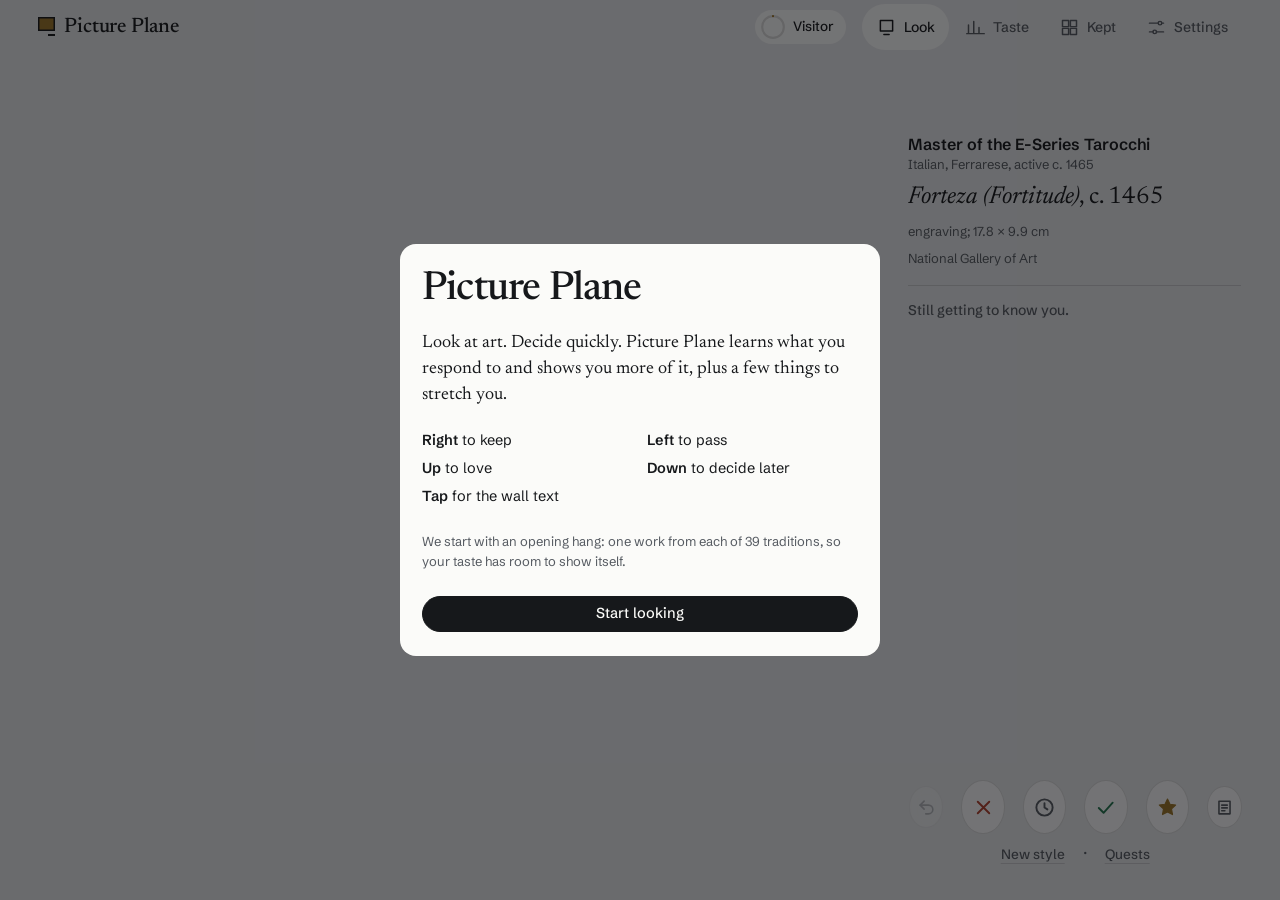
<file: alpha/index.html>
<!doctype html>
<html lang="en">
<head>
<meta charset="utf-8">
<meta name="viewport" content="width=device-width, initial-scale=1, viewport-fit=cover">
<title>Picture Plane</title>
<meta name="description" content="Look at art, decide quickly, and learn what you respond to.">
<meta name="theme-color" content="#2b2f36">
<meta name="apple-mobile-web-app-capable" content="yes">
<meta name="apple-mobile-web-app-status-bar-style" content="black-translucent">
<meta name="apple-mobile-web-app-title" content="Picture Plane">
<link rel="manifest" href="./manifest.webmanifest">
<link rel="icon" href="./icons/icon-192.png">
<link rel="apple-touch-icon" href="./icons/apple-touch-icon.png">
<link rel="preconnect" href="https://fonts.googleapis.com">
<link rel="preconnect" href="https://fonts.gstatic.com" crossorigin>
<link rel="stylesheet" href="https://fonts.googleapis.com/css2?family=Newsreader:ital,opsz,wght@0,6..72,400;0,6..72,500;1,6..72,400;1,6..72,500&family=Schibsted+Grotesk:wght@400;500;600&display=swap">
<link rel="stylesheet" href="./app.css">
</head>
<body>
<a class="skip" href="#controls">Skip to controls</a>
<header class="topbar">
  <p class="wordmark" aria-label="Picture Plane"><span class="mark" aria-hidden="true"></span>Picture Plane</p>
  <button class="levelchip" id="levelChip" type="button"></button>
</header>

<main>
  <section id="view-look" class="view look" aria-label="Look">
    <div class="nudge" id="nudge" hidden><span>A lot has changed since your last backup.</span><button class="btn small" id="nudgeGo">Back up</button></div>
    <div class="questbar" id="questBar" hidden role="status"><span id="questText"></span><button class="textbtn" id="questEnd" type="button">End</button></div>
    <div class="stage-wrap">
      <div class="edge" id="edge-pass" aria-hidden="true"><span>Pass</span></div>
      <div class="edge" id="edge-keep" aria-hidden="true"><span>Keep</span></div>
      <div class="edge" id="edge-love" aria-hidden="true"><span>Love</span></div>
      <div class="edge" id="edge-later" aria-hidden="true"><span>Later</span></div>
      <div class="stage" id="stage"></div>
    </div>
    <div class="why" id="why" hidden role="group" aria-label="What drew you in"></div>
    <div class="controls" id="controls">
      <button class="ctl ghost" id="btnUndo" type="button" aria-label="Undo" title="Undo (Backspace)"><svg viewBox="0 0 24 24" aria-hidden="true"><path d="M9 14 4 9l5-5"/><path d="M4 9h10.5a5.5 5.5 0 0 1 0 11H11"/></svg></button>
      <button class="ctl pass" id="btnPass" type="button" aria-label="Pass" title="Pass (Left arrow)"><svg viewBox="0 0 24 24" aria-hidden="true"><path d="M6 6l12 12M18 6 6 18"/></svg></button>
      <button class="ctl later" id="btnLater" type="button" aria-label="Decide later" title="Later (Down arrow)"><svg viewBox="0 0 24 24" aria-hidden="true"><circle cx="12" cy="12" r="8.5"/><path d="M12 7.5V12l3 2"/></svg></button>
      <button class="ctl keep" id="btnKeep" type="button" aria-label="Keep" title="Keep (Right arrow)"><svg viewBox="0 0 24 24" aria-hidden="true"><path d="M5 12.5 10 17.5 19.5 7"/></svg></button>
      <button class="ctl love" id="btnLove" type="button" aria-label="Love" title="Love (Up arrow)"><svg viewBox="0 0 24 24" aria-hidden="true"><path d="M12 3.2l2.6 5.4 5.9.8-4.3 4.1 1 5.9L12 16.6l-5.2 2.8 1-5.9L3.5 9.4l5.9-.8z"/></svg></button>
      <button class="ctl ghost" id="btnInfo" type="button" aria-label="Wall text" title="Wall text (I)"><svg viewBox="0 0 24 24" aria-hidden="true"><path d="M5 4h14v16H5z"/><path d="M8.5 9h7M8.5 12.5h7M8.5 16h4"/></svg></button>
    </div>
    <div class="aux"><button class="textbtn" id="btnNewStyle" type="button">New style</button><span class="dot" aria-hidden="true">·</span><button class="textbtn" id="btnQuests" type="button">Quests</button></div>
  </section>
  <section id="view-taste" class="view" aria-label="Taste" hidden></section>
  <section id="view-kept" class="view" aria-label="Kept" hidden></section>
  <section id="view-settings" class="view" aria-label="Settings" hidden></section>
</main>

<nav class="tabbar" aria-label="Main">
  <button id="tab-look" data-view="look" type="button" aria-current="page"><svg viewBox="0 0 24 24" aria-hidden="true"><rect x="5" y="4" width="14" height="12"/><path d="M9 20h6"/></svg>Look</button>
  <button id="tab-taste" data-view="taste" type="button"><svg viewBox="0 0 24 24" aria-hidden="true"><path d="M4 19V9M10 19V5M16 19v-7M22 19H2"/></svg>Taste</button>
  <button id="tab-kept" data-view="kept" type="button"><svg viewBox="0 0 24 24" aria-hidden="true"><rect x="4" y="4" width="7" height="7"/><rect x="13" y="4" width="7" height="7"/><rect x="4" y="13" width="7" height="7"/><rect x="13" y="13" width="7" height="7"/></svg>Kept</button>
  <button id="tab-settings" data-view="settings" type="button"><svg viewBox="0 0 24 24" aria-hidden="true"><path d="M4 7h10M18 7h2M4 17h4M12 17h8"/><circle cx="16" cy="7" r="2"/><circle cx="10" cy="17" r="2"/></svg>Settings</button>
</nav>

<div class="scrim" id="scrim" hidden></div>
<aside class="sheet" id="sheet" hidden role="dialog" aria-modal="true" aria-label="Wall text">
  <div class="sheet-top"><span class="grab" aria-hidden="true"></span><button class="btn small" id="sheetDone" type="button">Done</button></div>
  <div id="sheetBody"></div>
  <div class="sheet-actions" id="sheetActions" hidden>
    <div class="sheet-btns">
      <button class="ctl pass" data-act="pass" type="button" aria-label="Pass"><svg viewBox="0 0 24 24" aria-hidden="true"><path d="M6 6l12 12M18 6 6 18"/></svg></button>
      <button class="ctl later" data-act="later" type="button" aria-label="Decide later"><svg viewBox="0 0 24 24" aria-hidden="true"><circle cx="12" cy="12" r="8.5"/><path d="M12 7.5V12l3 2"/></svg></button>
      <button class="ctl keep" data-act="keep" type="button" aria-label="Keep"><svg viewBox="0 0 24 24" aria-hidden="true"><path d="M5 12.5 10 17.5 19.5 7"/></svg></button>
      <button class="ctl love" data-act="love" type="button" aria-label="Love"><svg viewBox="0 0 24 24" aria-hidden="true"><path d="M12 3.2l2.6 5.4 5.9.8-4.3 4.1 1 5.9L12 16.6l-5.2 2.8 1-5.9L3.5 9.4l5.9-.8z"/></svg></button>
    </div>
    <p class="sheet-hint" id="sheetHint">Or swipe this panel right to keep, left to pass</p>
  </div>
</aside>
<div class="zoom" id="zoom" hidden role="dialog" aria-label="Full size image"><img id="zoomImg" alt=""><button class="btn small" id="zoomClose" type="button">Close</button></div>
<div class="modal" id="modal" hidden role="dialog" aria-modal="true"><div class="modal-card" id="modalBody"></div></div>
<div class="toast" id="toast" role="status" hidden></div>
<div class="sr-only" id="live" aria-live="polite"></div>

<script type="module" src="./js/app.js"></script>
</body>
</html>
</file>
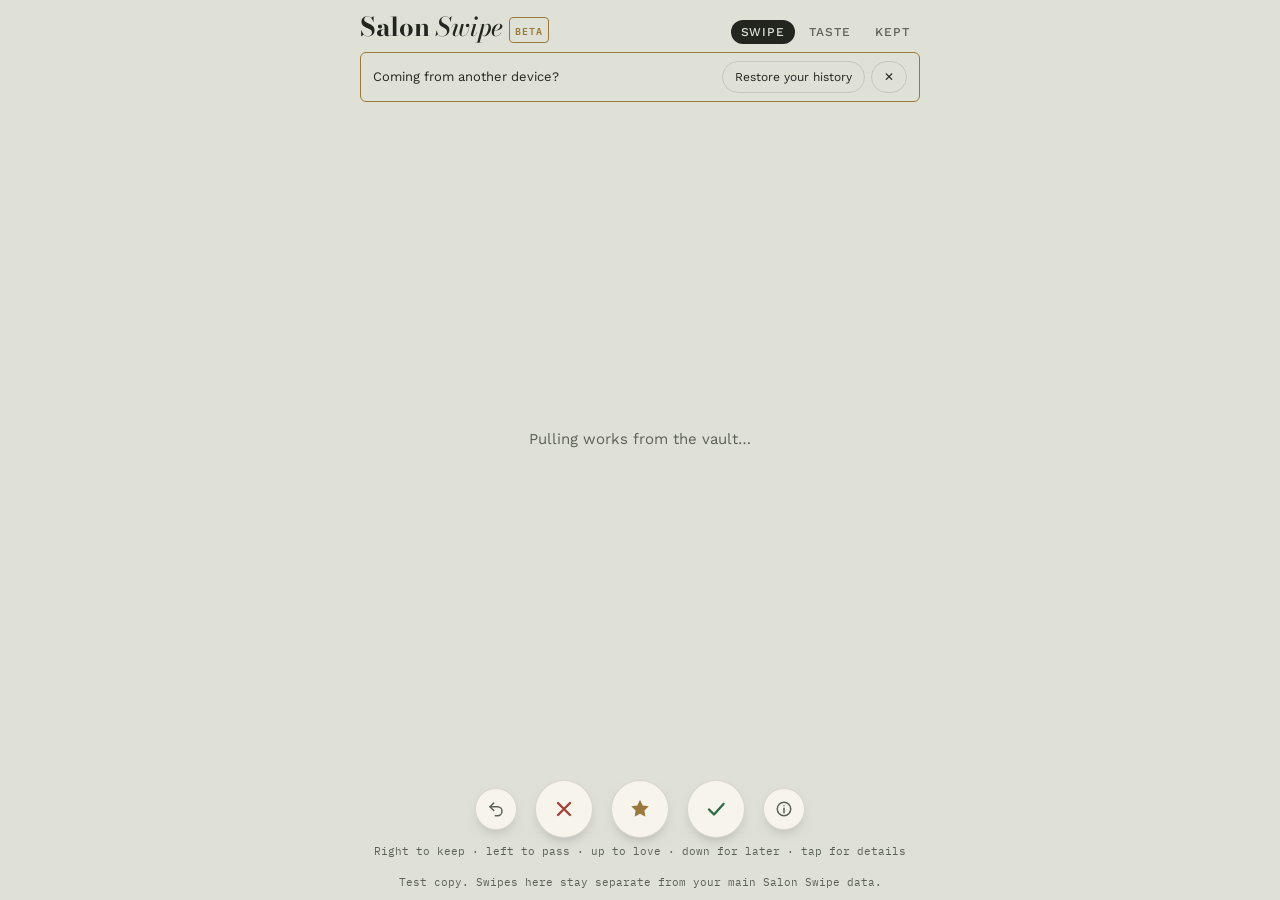
<file: beta/index.html>
<!doctype html>
<html lang="en">
<head>
<meta charset="utf-8">
<meta name="viewport" content="width=device-width,initial-scale=1,viewport-fit=cover">
<title>Salon Swipe</title>
<link rel="preconnect" href="https://fonts.googleapis.com">
<link rel="stylesheet" href="https://fonts.googleapis.com/css2?family=Bodoni+Moda:ital,opsz,wght@0,6..96,500;0,6..96,700;1,6..96,500&family=Work+Sans:wght@400;500;600&family=IBM+Plex+Mono:wght@400;500&display=swap">
<style>
/* Layout: one gallery wall; a matted print sits center, its wall label beneath. Tabs swap Swipe / Taste / Collection. */
:root{
  --wall:#dfe0d6; --wall-deep:#cfd1c4; --mat:#f7f4ec; --ink:#23261f; --ink-soft:#5c6155;
  --brass:#9a7a3c; --keep:#2f6b4a; --pass:#a2423a; --line:rgba(35,38,31,.14);
  --f-display:"Bodoni Moda","Didot","Bodoni 72",Georgia,serif;
  --f-body:"Work Sans",system-ui,-apple-system,"Segoe UI",sans-serif;
  --f-mono:"IBM Plex Mono",ui-monospace,Menlo,monospace;
  color-scheme:light;
}
@media (prefers-color-scheme:dark){:root:not([data-theme="light"]){
  --wall:#1f2420; --wall-deep:#171b18; --mat:#2b302b; --ink:#ebe8de; --ink-soft:#a4a99c;
  --brass:#cda763; --keep:#5fae84; --pass:#d9796f; --line:rgba(235,232,222,.14); color-scheme:dark}}
:root[data-theme="dark"]{
  --wall:#1f2420; --wall-deep:#171b18; --mat:#2b302b; --ink:#ebe8de; --ink-soft:#a4a99c;
  --brass:#cda763; --keep:#5fae84; --pass:#d9796f; --line:rgba(235,232,222,.14); color-scheme:dark}

*{box-sizing:border-box}
[hidden]{display:none!important}
html,body{height:100%}
body{margin:0;background:var(--wall);color:var(--ink);font:15px/1.5 var(--f-body);
  padding-block:env(safe-area-inset-top,0px) env(safe-area-inset-bottom,0px);padding-inline:16px;
  display:flex;flex-direction:column;overflow-x:hidden}
button{font:inherit;color:inherit;cursor:pointer}
:focus-visible{outline:2px solid var(--brass);outline-offset:2px}
a{color:var(--ink)}

header{display:flex;align-items:baseline;justify-content:space-between;gap:12px;flex-wrap:wrap;
  max-width:560px;width:100%;margin:0 auto;padding-block:14px 8px}
h1{font:italic 500 26px/1 var(--f-display);margin:0;letter-spacing:-.01em}
h1 span{font-style:normal;font-weight:700}
nav{display:flex;gap:4px}
nav button{background:none;border:0;padding:6px 10px;border-radius:999px;font:500 12px/1 var(--f-body);
  letter-spacing:.08em;text-transform:uppercase;color:var(--ink-soft)}
nav button[aria-selected="true"]{background:var(--ink);color:var(--wall)}

main{flex:1;min-height:0;max-width:560px;width:100%;margin:0 auto;display:flex;flex-direction:column}
section{flex:1;min-height:0;display:flex;flex-direction:column}

/* ---- swipe deck ---- */
.deck{position:relative;flex:1 1 auto;min-height:max(340px,62vh);min-height:max(340px,62dvh)}
.card{position:absolute;inset:0;display:flex;flex-direction:column;background:var(--mat);
  border-radius:3px;box-shadow:0 1px 0 var(--line),0 18px 40px -18px rgba(0,0,0,.45);
  touch-action:none;user-select:none;will-change:transform;transition:transform .32s cubic-bezier(.2,.8,.2,1),opacity .32s}
.card.under{transform:scale(.96) translateY(10px);opacity:.75}
.card.dragging{transition:none}
.frame{flex:1;min-height:0;margin:18px 18px 0;position:relative;background:var(--wall-deep);overflow:hidden}
.frame img{position:absolute;inset:0;width:100%;height:100%;display:block;pointer-events:none}
.frame .lqip{object-fit:cover;filter:blur(14px);transform:scale(1.1);opacity:.7}
.frame .full{object-fit:contain;opacity:0;transition:opacity .4s}
.frame .full.on{opacity:1}
.stamp{position:absolute;top:22px;padding:4px 12px;border:3px solid;border-radius:4px;
  font:700 22px/1.1 var(--f-display);letter-spacing:.06em;text-transform:uppercase;opacity:0;pointer-events:none;z-index:2;background:var(--mat)}
.stamp.keep{left:22px;color:var(--keep);transform:rotate(-12deg)}
.stamp.pass{right:22px;color:var(--pass);transform:rotate(12deg)}
.stamp.love{left:50%;top:auto;bottom:22px;color:var(--brass);transform:translateX(-50%)}
.stamp.later{left:50%;color:var(--ink-soft);transform:translateX(-50%)}
.match.look{color:var(--ink-soft)}
.label{padding:12px 18px 14px;display:grid;gap:2px}
.label .who{font:600 13px/1.3 var(--f-body);letter-spacing:.02em}
.label .what{font:italic 500 20px/1.2 var(--f-display);text-wrap:balance;
  display:-webkit-box;-webkit-line-clamp:2;-webkit-box-orient:vertical;overflow:hidden}
.label .meta{font:12px/1.4 var(--f-mono);color:var(--ink-soft);display:flex;flex-wrap:wrap;gap:4px 12px}
.match{font:500 11px/1 var(--f-mono);letter-spacing:.06em;text-transform:uppercase;color:var(--brass)}

.controls{display:flex;justify-content:center;align-items:center;gap:18px;padding-block:14px 6px}
.cbtn{width:58px;height:58px;border-radius:50%;border:1.5px solid var(--line);background:var(--mat);
  display:grid;place-items:center;box-shadow:0 6px 16px -10px rgba(0,0,0,.5);transition:transform .12s}
.cbtn:active{transform:scale(.92)}
.cbtn svg{width:24px;height:24px}
.cbtn.pass{color:var(--pass)} .cbtn.keep{color:var(--keep)}
.cbtn.small{width:42px;height:42px;color:var(--ink-soft)} .cbtn.small svg{width:18px;height:18px}
.cbtn.love{color:var(--brass)}
.hint{text-align:center;font:11px/1.4 var(--f-mono);color:var(--ink-soft);padding-bottom:10px}
.state{position:absolute;inset:0;display:grid;place-items:center;text-align:center;padding:24px;color:var(--ink-soft)}
.state p{max-width:32ch;margin:0}

/* ---- taste ---- */
.scroll{overflow-y:auto;flex:1;min-height:0;padding-bottom:24px}
.summary{font:italic 500 21px/1.35 var(--f-display);margin:6px 0 18px;text-wrap:pretty}
.stats{display:grid;grid-template-columns:repeat(4,1fr);gap:1px;background:var(--line);border-block:1px solid var(--line);margin-bottom:22px}
.stats div{background:var(--wall);padding:10px 4px;text-align:center}
.stats b{display:block;font:500 22px/1.1 var(--f-display);font-variant-numeric:tabular-nums}
.stats span{font:11px/1.3 var(--f-mono);color:var(--ink-soft);text-transform:uppercase;letter-spacing:.06em}
.dim{margin-bottom:22px}
.dim h2{font:600 11px/1 var(--f-body);letter-spacing:.14em;text-transform:uppercase;color:var(--ink-soft);margin:0 0 8px}
.row{display:grid;grid-template-columns:minmax(0,1fr) 120px 40px;gap:10px;align-items:center;padding:5px 0;border-bottom:1px solid var(--line)}
.row .n{overflow:hidden;text-overflow:ellipsis;white-space:nowrap}
.row .n small{color:var(--ink-soft);font:11px var(--f-mono);margin-left:6px}
.bar{height:6px;position:relative;background:var(--line);border-radius:3px}
.bar i{position:absolute;top:0;bottom:0;border-radius:3px}
.bar::after{content:"";position:absolute;left:50%;top:-3px;bottom:-3px;width:1px;background:var(--ink-soft)}
.row .v{font:12px var(--f-mono);text-align:right;font-variant-numeric:tabular-nums}
.swatches{display:flex;flex-wrap:wrap;gap:6px}
.sw{width:30px;height:30px;border-radius:50%;border:1px solid var(--line)}
.empty{color:var(--ink-soft);font-size:14px}
.mixer{display:grid;gap:6px;margin:4px 0 22px}
.mixer label{font:600 11px/1 var(--f-body);letter-spacing:.14em;text-transform:uppercase;color:var(--ink-soft)}
.mixer .ends{display:flex;justify-content:space-between;font:11px var(--f-mono);color:var(--ink-soft)}
input[type=range]{width:100%;accent-color:var(--brass)}
.danger{display:flex;gap:8px;align-items:center;flex-wrap:wrap;font-size:13px;color:var(--ink-soft)}
.txt{background:none;border:1px solid var(--line);border-radius:999px;padding:6px 12px;font-size:12px}
.txt.warn{border-color:var(--pass);color:var(--pass)}

/* ---- collection ---- */
.grid{display:grid;grid-template-columns:repeat(auto-fill,minmax(150px,1fr));gap:14px}
.tile{background:var(--mat);padding:8px 8px 10px;display:grid;gap:6px;text-decoration:none;box-shadow:0 8px 20px -14px rgba(0,0,0,.5);min-width:0}
.tile img{width:100%;aspect-ratio:1;object-fit:cover;background:var(--wall-deep)}
.tile b{font:italic 500 14px/1.25 var(--f-display);display:-webkit-box;-webkit-line-clamp:2;-webkit-box-orient:vertical;overflow:hidden}
.tile span{font:11px/1.3 var(--f-mono);color:var(--ink-soft);overflow:hidden;text-overflow:ellipsis;white-space:nowrap}
.tile .heart{color:var(--brass)}
/* ---- details sheet ---- */
.scrim{position:fixed;inset:0;background:rgba(10,12,10,.5);z-index:20}
.sheet{position:fixed;left:0;right:0;bottom:0;z-index:21;max-height:86vh;max-height:86dvh;overflow-y:auto;
  background:var(--mat);color:var(--ink);border-radius:14px 14px 0 0;box-shadow:0 -12px 40px -10px rgba(0,0,0,.5);
  padding:8px 20px calc(24px + env(safe-area-inset-bottom,0px));max-width:600px;margin:0 auto;animation:rise .28s cubic-bezier(.2,.8,.2,1)}
@keyframes rise{from{transform:translateY(40px);opacity:0}}
.sheet-top{position:sticky;top:-8px;z-index:2;background:var(--mat);display:flex;justify-content:flex-end;align-items:center;padding:6px 0 10px;margin-top:-8px}
.grab{position:absolute;left:50%;top:10px;transform:translateX(-50%);width:40px;height:4px;border-radius:2px;background:var(--line)}
.sheet h2{font:italic 500 24px/1.2 var(--f-display);margin:0 0 4px;text-wrap:balance}
.sheet .by{font:500 13px/1.45 var(--f-body);color:var(--ink-soft);white-space:pre-line;margin:0 0 14px}
.sheet .thumbBtn{display:block;width:100%;border:0;padding:0;background:var(--wall-deep);margin-bottom:6px;position:relative}
.sheet .thumbBtn img{width:100%;max-height:44vh;object-fit:contain;display:block}
.sheet .thumbBtn span{position:absolute;right:8px;bottom:8px;background:var(--mat);font:11px/1 var(--f-mono);padding:5px 8px;border-radius:999px}
.sheet .desc{font:15px/1.6 var(--f-body);max-width:65ch}
.sheet .desc p{margin:0 0 .8em}
.onview{display:inline-flex;gap:6px;align-items:center;font:500 12px/1.2 var(--f-mono);padding:6px 10px;border-radius:999px;border:1px solid var(--line);margin:10px 0 14px}
.onview.yes{color:var(--keep);border-color:var(--keep)}
.facts{display:grid;grid-template-columns:max-content minmax(0,1fr);gap:6px 14px;margin:6px 0 16px;font-size:13.5px}
.facts dt{font:600 10.5px/1.6 var(--f-body);letter-spacing:.12em;text-transform:uppercase;color:var(--ink-soft);padding-top:2px}
.facts dd{margin:0;overflow-wrap:anywhere}
.sheet details{border-top:1px solid var(--line);padding:10px 0}
.sheet summary{cursor:pointer;font:600 11px/1.4 var(--f-body);letter-spacing:.12em;text-transform:uppercase;color:var(--ink-soft)}
.sheet details div{font-size:13px;line-height:1.55;white-space:pre-line;padding-top:8px;color:var(--ink-soft)}
.sheet .out{display:inline-block;margin-top:12px;font:500 13px var(--f-body)}
.sheet .loading{color:var(--ink-soft);font-size:14px;padding:6px 0 16px}
.zoom{position:fixed;inset:0;z-index:30;background:#0b0c0b;overflow:auto;-webkit-overflow-scrolling:touch}
.zoom img{display:block;width:100%;height:100%;object-fit:contain;cursor:zoom-in}
.zoom.big img{width:260%;height:auto;max-width:none;object-fit:initial;cursor:zoom-out}
.zoom .txt{position:fixed;top:calc(12px + env(safe-area-inset-top,0px));right:12px;background:#f3f1ea;color:#1b1d1a;border:0}

/* ---- backup ---- */
.nudge{display:flex;gap:10px;align-items:center;justify-content:space-between;flex-wrap:wrap;
  font-size:13px;padding:8px 12px;margin-bottom:10px;border:1px solid var(--brass);border-radius:6px;color:var(--ink)}
.data p{margin:0 0 10px;font-size:14px;color:var(--ink-soft)}
.data .btns{display:flex;flex-wrap:wrap;gap:8px;margin-bottom:10px}
.data textarea{width:100%;min-height:80px;font:12px/1.4 var(--f-mono);background:var(--mat);color:var(--ink);border:1px solid var(--line);border-radius:6px;padding:8px}
.data input[type=file]{font-size:13px;max-width:100%}
.toast{position:fixed;left:50%;bottom:calc(24px + env(safe-area-inset-bottom,0px));transform:translateX(-50%);z-index:40;
  background:var(--ink);color:var(--wall);padding:10px 16px;border-radius:999px;font-size:13px;max-width:calc(100% - 32px);text-align:center}
.beta{font:600 10px/1 var(--f-mono);letter-spacing:.1em;color:var(--brass);border:1px solid var(--brass);border-radius:4px;padding:3px 5px;vertical-align:middle;margin-left:6px}
footer{max-width:560px;width:100%;margin:0 auto;padding-block:6px 10px;font:10.5px/1.4 var(--f-mono);color:var(--ink-soft);text-align:center}
@media (prefers-reduced-motion:reduce){.card,.frame .full{transition:none}}
</style>
</head>
<body>
<header>
  <h1><span>Salon</span> Swipe</h1>
  <nav role="tablist">
    <button id="tab-swipe" role="tab" aria-selected="true" data-tab="swipe">Swipe</button>
    <button id="tab-taste" role="tab" aria-selected="false" data-tab="taste">Taste</button>
    <button id="tab-coll" role="tab" aria-selected="false" data-tab="coll">Kept</button>
  </nav>
</header>

<main>
  <section id="swipe">
    <div class="nudge" id="welcome" hidden><span>Coming from another device?</span><span style="display:flex;gap:6px"><button class="txt" id="welcomeGo">Restore your history</button><button class="txt" id="welcomeX" aria-label="Dismiss">✕</button></span></div>
    <div class="nudge" id="nudge" hidden><span id="nudgeText"></span><button class="txt" id="nudgeGo">Back up now</button></div>
    <div class="deck" id="deck"><div class="state" id="deckState"><p>Pulling works from the vault…</p></div></div>
    <div class="controls">
      <button class="cbtn small" id="btnUndo" aria-label="Undo last swipe" title="Undo (Backspace)"><svg viewBox="0 0 24 24" fill="none" stroke="currentColor" stroke-width="2" stroke-linecap="round" stroke-linejoin="round"><path d="M9 14 4 9l5-5"/><path d="M4 9h10a6 6 0 0 1 0 12h-3"/></svg></button>
      <button class="cbtn pass" id="btnPass" aria-label="Pass" title="Pass (←)"><svg viewBox="0 0 24 24" fill="none" stroke="currentColor" stroke-width="2.4" stroke-linecap="round"><path d="M6 6l12 12M18 6 6 18"/></svg></button>
      <button class="cbtn love" id="btnLove" aria-label="Love" title="Love (↑)"><svg viewBox="0 0 24 24" fill="currentColor"><path d="M12 2.8l2.7 5.6 6.1.9-4.4 4.3 1 6.1L12 16.8l-5.4 2.9 1-6.1-4.4-4.3 6.1-.9z"/></svg></button>
      <button class="cbtn keep" id="btnKeep" aria-label="Keep" title="Keep (→)"><svg viewBox="0 0 24 24" fill="none" stroke="currentColor" stroke-width="2.4" stroke-linecap="round" stroke-linejoin="round"><path d="M5 12.5 10 17.5 19.5 7"/></svg></button>
      <button class="cbtn small" id="btnInfo" aria-label="Tell me more" title="Tell me more (I)"><svg viewBox="0 0 24 24" fill="none" stroke="currentColor" stroke-width="2" stroke-linecap="round" stroke-linejoin="round"><circle cx="12" cy="12" r="9"/><path d="M12 11v6M12 7.5v.01"/></svg></button>
    </div>
    <div class="hint">Right to keep · left to pass · up to love · down for later · tap for details</div>
  </section>

  <section id="taste" hidden>
    <div class="scroll" id="tasteBody"></div>
  </section>

  <section id="coll" hidden>
    <div class="scroll" id="collBody"></div>
  </section>
</main>
<div class="scrim" id="scrim" hidden></div>
<aside class="sheet" id="sheet" hidden role="dialog" aria-modal="true" aria-label="About this work"><div class="sheet-top"><div class="grab"></div><button class="txt" id="sheetDone">Done</button></div><div id="sheetBody"></div></aside>
<div class="zoom" id="zoom" hidden><img id="zoomImg" alt=""><button class="txt" id="zoomClose">Close</button></div>
<div class="toast" id="toast" role="status" hidden></div>
<footer>Public-domain works from the Art Institute of Chicago open API. Your swipes stay in this browser.</footer>

<script>
(() => {
const API = "https://api.artic.edu/api/v1/artworks/search";
const IIIF = "https://www.artic.edu/iiif/2";
const FIELDS = "id,title,artist_title,date_display,date_start,style_title,classification_title,place_of_origin,artwork_type_title,medium_display,image_id,color,thumbnail,subject_titles";
const MAIN_STORE = "salon-swipe-v1";
const IS_BETA = /\/beta\/?/.test(location.pathname);
// The beta copy works on its own copy of your data, so testing never touches the real record.
const STORE = IS_BETA ? "salon-swipe-beta" : MAIN_STORE;
const SCHEMA = 2;
const DIMS = [
  ["style","Movements & styles"],["artist","Artists"],["era","Eras"],["place","Places"],
  ["kind","Media"],["subject","Subjects"],["hue","Palette"]
];
// Opening deck: one highlight work per movement, spread across eras, regions and media.
const SEED = ["Impressionism","Ukiyo-e","Renaissance","Ancient Egyptian","Cubism","Baroque","Ming dynasty",
  "Hudson River School","Symbolism","Mughal","Rococo","Expressionism","Byzantine","Realism","Art Nouveau",
  "Dutch Golden Age","Ancient Greek","Post-Impressionism","Pre-Raphaelite","Edo period","Neoclassicism",
  "Fauvism","Romanticism","Pointillism","Gothic","Tonalism","Arts and Crafts","Qing dynasty","Precisionism","Aesthetic Movement"];

/* ---------- state ---------- */
const blankState = () => ({ ver:SCHEMA, swipes:[], seen:{}, explore:0.35, seedIdx:0, lastBackup:0, later:[] });
// Later: a deferred card comes back LATER_MIN–LATER_MAX swipes on. The third deferral records it as undecided.
const LATER_MIN = 15, LATER_MAX = 25, MAX_DEFERS = 3;
let S = blankState();
try {
  let raw = localStorage.getItem(STORE);
  if (!raw && IS_BETA) raw = localStorage.getItem(MAIN_STORE);   // beta starts from a copy of your real data
  if (raw) S = Object.assign(blankState(), JSON.parse(raw), { ver:SCHEMA });
} catch(e){}
let saveFailed = false;
const save = () => { try { localStorage.setItem(STORE, JSON.stringify(S)); saveFailed = false; } catch(e){ saveFailed = true; } };
try { navigator.storage && navigator.storage.persist && navigator.storage.persist(); } catch(e){}

let queue = [], loading = false, predHits = 0, predN = 0;

/* ---------- features ---------- */
const eraOf = y => {
  if (y == null) return null;
  if (y < 0) return "Antiquity (BCE)";
  if (y < 1400) return "Medieval (before 1400)";
  const c = Math.floor(y/50)*50;
  return `${c}–${c+49}`;
};
const hueOf = c => {
  if (!c || c.h == null) return null;
  if (c.s < 12 || c.l < 12) return c.l < 30 ? "Dark & tonal" : "Muted / greyed";
  const h = c.h;
  return h < 15 || h >= 345 ? "Reds" : h < 45 ? "Oranges & ochres" : h < 70 ? "Yellows & golds"
    : h < 160 ? "Greens" : h < 200 ? "Teals" : h < 255 ? "Blues" : h < 290 ? "Violets" : "Pinks & magentas";
};
function feats(a){
  const f = [];
  const push = (d,v) => { if (v) f.push(d+"|"+v); };
  push("style", a.style_title); push("artist", a.artist_title); push("era", eraOf(a.date_start));
  push("place", a.place_of_origin); push("kind", a.classification_title || a.artwork_type_title);
  (a.subject_titles||[]).slice(0,4).forEach(s => push("subject", s));
  push("hue", hueOf(a.color));
  return f;
}

/* ---------- model: per-feature smoothed log-odds ---------- */
function tally(){
  const t = {}; let pos = 0, neg = 0;
  for (const s of S.swipes){
    if (s.v === 0) continue;   // undecided: no like or dislike signal
    const w = s.v === 2 ? 2 : 1, liked = s.v > 0;
    liked ? pos += w : neg += w;
    for (const k of s.f){ const o = t[k] || (t[k] = {p:0,n:0,c:0}); liked ? o.p += w : o.n += w; o.c++; }
  }
  return {t,pos,neg};
}
function predict(a, T){
  T = T || tally();
  if (S.swipes.length < 6) return null;
  const prior = Math.log((T.pos+1)/(T.neg+1));
  let z = prior;
  for (const k of feats(a)){
    const o = T.t[k]; if (!o) continue;
    const lo = Math.log((o.p+1)/(o.n+1)) - prior;   // lift over base rate
    const dim = k.split("|")[0];
    z += lo * (dim === "subject" ? .35 : dim === "hue" ? .5 : .8) * Math.min(1, o.c/3);
  }
  return 1/(1+Math.exp(-z));
}

/* ---------- fetching ---------- */
function topLiked(dim, T){
  return Object.entries(T.t).filter(([k,o]) => k.startsWith(dim+"|") && o.p >= 2 && o.p > o.n)
    .sort((a,b) => (b[1].p-b[1].n) - (a[1].p-a[1].n)).map(([k]) => k.split("|")[1]);
}
// Highlights pool = the museum's own "boosted" works: far fewer minor prints and fragments.
let boostOK = true;
const pages = { hi:20, all:90 };
const poolUrl = (hi, limit) => `${API}?fields=${FIELDS}&limit=${limit}` + (hi
  ? `&query[bool][must][0][term][is_public_domain]=true&query[bool][must][1][term][is_boosted]=true`
  : `&query[term][is_public_domain]=true`);
const shuffle = arr => { for (let i = arr.length-1; i > 0; i--){ const k = Math.floor(Math.random()*(i+1)); [arr[i],arr[k]] = [arr[k],arr[i]]; } return arr; };
/* ---------- no-repeat guardrails ----------
   1. A work you've swiped never comes back (by museum id).
   2. Other copies of the same work (a second impression of a print, a duplicate record) are blocked too,
      matched on title + artist.
   3. The same artist won't appear twice within ARTIST_GAP cards. */
const ARTIST_GAP = 6;
const norm = x => String(x || "").toLowerCase().replace(/\(.*?\)/g, " ").replace(/[^a-z0-9]+/g, " ").trim();
const GENERIC = new Set(["", "untitled", "fragment", "study", "sketch", "drawing", "print", "photograph", "plate"]);
const workKey = a => {
  const t = norm(a && a.title), who = norm(a && a.artist_title);
  return (!who || GENERIC.has(t)) ? null : t + "|" + who;   // no reliable match for anonymous or generic titles
};
let seenKeys = new Set();
let held = [];   // cards waiting out the artist gap
const rebuildKeys = () => { seenKeys = new Set(S.swipes.map(s => workKey(s.a)).filter(Boolean)); };
rebuildKeys();
const inQueue = a => [...queue, ...held].some(q => q.id === a.id || (workKey(a) && workKey(q) === workKey(a)));
const laterHas = a => (S.later || []).some(l => l.a.id === a.id || (workKey(a) && workKey(l.a) === workKey(a)));
const usable = a => a && a.image_id && !S.seen[a.id] && !laterHas(a) && !(workKey(a) && seenKeys.has(workKey(a))) && !inQueue(a);
// Remove duplicates inside one batch (two searches can return the same work).
function dedupe(list){
  const ids = new Set(), keys = new Set(), out = [];
  for (const a of list){
    if (!usable(a) || ids.has(a.id)) continue;
    const k = workKey(a);
    if (k && keys.has(k)) continue;
    ids.add(a.id); if (k) keys.add(k); out.push(a);
  }
  return out;
}
// Reorder the waiting cards so no artist repeats within ARTIST_GAP. Cards already on screen stay put.
// Cards that can't be placed yet wait in `held` and get another chance as the deck moves on.
function spaceArtists(){
  const who = a => norm(a.artist_title);
  const recent = S.swipes.slice(-ARTIST_GAP).map(s => norm(s.a && s.a.artist_title));
  const waiting = held; held = [];
  const out = queue.slice(0, 2), rest = [...queue.slice(2), ...waiting.filter(usable)];
  const tooSoon = a => {
    const w = who(a); if (!w) return false;
    return [...recent, ...out.map(who)].slice(-(ARTIST_GAP - 1)).includes(w);
  };
  while (rest.length){
    const i = rest.findIndex(a => !tooSoon(a));
    if (i === -1){
      if (out.length < 3) { out.push(rest.shift()); continue; }   // never starve the deck
      held = rest.slice(0, 60); break;
    }
    out.push(rest.splice(i, 1)[0]);
  }
  queue = out;
}

async function getJSON(url){
  const r = await fetch(url);
  if (!r.ok) throw new Error(r.status);
  return r.json();
}
// Try the highlights pool first; fall back to the full collection if that query fails or comes back empty.
async function query(extra, limit, kind){
  if (boostOK){
    try {
      const j = await getJSON(poolUrl(true, limit) + extra);
      if (j.pagination && kind) pages.hi = Math.max(1, Math.min(j.pagination.total_pages || 1, Math.floor(9000/limit)));
      if ((j.data||[]).length) return j.data;
      if (!extra.includes("q=")) boostOK = false;
    } catch(e){ boostOK = false; }
  }
  const j = await getJSON(poolUrl(false, limit) + extra.replace(/&page=\d+/, kind ? `&page=${1+Math.floor(Math.random()*pages.all)}` : "$&"));
  return j.data || [];
}

async function fetchSeed(){
  const styles = SEED.slice(S.seedIdx, S.seedIdx + 5);
  S.seedIdx += styles.length; save();
  const results = await Promise.all(styles.map(st =>
    query(`&q=${encodeURIComponent(st)}`, 12).then(d => {
      const ok = dedupe(d);
      const pick = shuffle(ok.slice(0, 6))[0];
      if (pick) pick._seed = st;
      return pick;
    }).catch(() => null)));
  return dedupe(results.filter(Boolean));
}

async function fetchBatch(){
  if (loading) return; loading = true;
  const T = tally();
  try{
    let fresh;
    if (S.seedIdx < SEED.length){
      fresh = await fetchSeed();
      if (!fresh.length && S.seedIdx < SEED.length) fresh = await fetchSeed();
    } else {
      const refine = S.swipes.length >= 12 && Math.random() > S.explore;
      const pool = refine ? [...topLiked("style",T).slice(0,4), ...topLiked("artist",T).slice(0,3), ...topLiked("subject",T).slice(0,3), ...topLiked("place",T).slice(0,2)] : [];
      if (pool.length){
        const q = pool[Math.floor(Math.random()*pool.length)];
        fresh = await query(`&q=${encodeURIComponent(q)}&page=${1+Math.floor(Math.random()*3)}`, 40);
      } else {
        fresh = await query(`&page=${1+Math.floor(Math.random()*pages.hi)}`, 40, "browse");
      }
      fresh = shuffle(dedupe(fresh));
      // when refining, front-load the best predicted matches but keep some surprise
      if (refine) fresh.sort((a,b) => (predict(b,T)||.5) - (predict(a,T)||.5));
      fresh = fresh.slice(0, 24);
    }
    queue.push(...dedupe(fresh));
    spaceArtists();
    fresh.slice(0,4).forEach(a => { const im = new Image(); im.src = imgUrl(a); });
  }catch(e){
    if (!queue.length) setState("The museum's API didn't answer. Check your connection, then tap to retry.", true);
  }finally{ loading = false; }
  if (!document.querySelector(".card")) render();
}
const imgUrl = (a, w=843) => `${IIIF}/${a.image_id}/full/${w},/0/default.jpg`;

/* ---------- deck rendering ---------- */
const deck = document.getElementById("deck");
function setState(msg, retry){
  deck.innerHTML = `<div class="state"><p>${msg}</p></div>`;
  if (retry) deck.firstChild.onclick = () => { setState("Pulling works from the vault…"); fetchBatch(); };
}
const esc = s => String(s ?? "").replace(/[&<>"]/g, c => ({"&":"&amp;","<":"&lt;",">":"&gt;",'"':"&quot;"}[c]));

function cardEl(a, under){
  const el = document.createElement("article");
  el.className = "card" + (under ? " under" : "");
  const p = predict(a);
  const lq = a.thumbnail && a.thumbnail.lqip ? `<img class="lqip" src="${a.thumbnail.lqip}" alt="">` : "";
  el.innerHTML = `
    <div class="frame">${lq}<img class="full" alt="${esc(a.thumbnail && a.thumbnail.alt_text || a.title)}" src="${imgUrl(a)}">
      <div class="stamp keep">Keep</div><div class="stamp pass">Pass</div><div class="stamp love">Love</div><div class="stamp later">Later</div></div>
    <div class="label">
      ${a._look ? `<div class="match look">${a._look >= MAX_DEFERS ? "Last look · Later again marks it undecided" : "Second look"}</div>` :
        a._seed ? `<div class="match">Opening deck · ${esc(a._seed)}</div>` : p != null ? `<div class="match">Predicted fit ${Math.round(p*100)}%</div>` : ""}
      <div class="who">${esc(a.artist_title || "Unknown maker")}</div>
      <div class="what">${esc(a.title)}</div>
      <div class="meta"><span>${esc(a.date_display||"")}</span>${a.style_title?`<span>${esc(a.style_title)}</span>`:""}<span>${esc(a.classification_title||a.artwork_type_title||"")}</span></div>
    </div>`;
  const full = el.querySelector(".full");
  full.onload = () => full.classList.add("on");
  if (full.complete && full.naturalWidth) full.classList.add("on");   // already cached from preload
  full.onerror = () => { el.dataset.broken = "1"; };
  return el;
}
function releaseLater(){
  const due = (S.later || []).filter(l => l.due <= S.swipes.length);
  if (!due.length) return;
  S.later = S.later.filter(l => l.due > S.swipes.length); save();
  const cards = due.map(l => Object.assign({}, l.a, { _look: l.n + 1 }));
  queue.splice(Math.min(1, queue.length), 0, ...cards);   // next up, right after the card on screen
}
let autoOpened = null;
function render(){
  deck.innerHTML = "";
  if (!queue.length){ setState("Pulling works from the vault…"); fetchBatch(); return; }
  if (queue[1]) deck.appendChild(cardEl(queue[1], true));
  const top = cardEl(queue[0]); deck.appendChild(top);
  top.querySelector(".full").addEventListener("error", () => { const b = queue.shift(); if (b) S.seen[b.id] = 1; save(); render(); }, {once:true});
  bindDrag(top);
  if (queue[0]._look === 2 && autoOpened !== queue[0].id){ autoOpened = queue[0].id; setTimeout(() => openSheet(queue[0]), 250); }
  if (queue.length < 8) fetchBatch();
}

function bindDrag(el){
  let sx=0, sy=0, dx=0, dy=0, on=false, moved=false;
  const st = k => el.querySelector(".stamp."+k);
  el.addEventListener("pointerdown", e => { on=true; moved=false; sx=e.clientX; sy=e.clientY; el.setPointerCapture(e.pointerId); el.classList.add("dragging"); });
  el.addEventListener("pointermove", e => {
    if (!on) return; dx = e.clientX-sx; dy = e.clientY-sy; if (Math.abs(dx)+Math.abs(dy) > 8) moved = true;
    el.style.transform = `translate(${dx}px,${dy}px) rotate(${dx/18}deg)`;
    st("keep").style.opacity = Math.max(0, Math.min(1, dx/100));
    st("pass").style.opacity = Math.max(0, Math.min(1, -dx/100));
    st("love").style.opacity = Math.max(0, Math.min(1, (-dy - Math.abs(dx))/100));
    st("later").style.opacity = Math.max(0, Math.min(1, (dy - Math.abs(dx))/100));
  });
  const end = () => {
    if (!on) return; on=false; el.classList.remove("dragging");
    if (-dy > 110 && -dy > Math.abs(dx)) decide(2);
    else if (dy > 110 && dy > Math.abs(dx)) defer();
    else if (dx > 100) decide(1);
    else if (dx < -100) decide(-1);
    else { el.style.transform=""; el.querySelectorAll(".stamp").forEach(s=>s.style.opacity=0); if (!moved) openSheet(queue[0]); }
    dx=dy=0;
  };
  el.addEventListener("pointerup", end); el.addEventListener("pointercancel", end);
}

function decide(v){
  const el = deck.querySelector(".card:not(.under)"); const a = queue[0];
  if (!el || !a) return;
  const p = predict(a);
  if (p != null && v !== 0){ predN++; if ((p >= .5) === (v > 0)) predHits++; }
  lastAction = { type:"swipe", a };
  S.swipes.push({ id:a.id, v, f:feats(a), t:Date.now(),
    a:{ id:a.id, title:a.title, artist_title:a.artist_title, date_display:a.date_display, image_id:a.image_id,
        style_title:a.style_title, classification_title:a.classification_title, color:a.color } });
  S.seen[a.id] = 1; { const k = workKey(a); if (k) seenKeys.add(k); } save(); nudgeBackup(); welcome.hidden = true;
  const x = (v === 2 || v === 0) ? 0 : v*innerWidth*1.2, y = v === 2 ? -innerHeight : v === 0 ? innerHeight : 40;
  el.querySelector(".stamp."+(v===2?"love":v===0?"later":v>0?"keep":"pass")).style.opacity = 1;
  el.style.transform = `translate(${x}px,${y}px) rotate(${(v===2||v===0)?0:v*24}deg)`; el.style.opacity = 0;
  queue.shift(); releaseLater();
  setTimeout(render, 220);
}
let lastAction = null;
function defer(){
  const el = deck.querySelector(".card:not(.under)"); const a = queue[0];
  if (!el || !a) return;
  const n = (a._look || 1);              // how many times you've now deferred it
  if (n >= MAX_DEFERS){ toast("Marked undecided. It won't come back."); return decide(0); }
  const clean = Object.assign({}, a); delete clean._look; delete clean._seed;
  const entry = { a: clean, n, due: S.swipes.length + LATER_MIN + Math.floor(Math.random() * (LATER_MAX - LATER_MIN + 1)) };
  S.later = (S.later || []).concat(entry); save();
  lastAction = { type:"defer", entry, card:a };
  el.querySelector(".stamp.later").style.opacity = 1;
  el.style.transform = `translate(0px,${innerHeight}px)`; el.style.opacity = 0;
  queue.shift();
  setTimeout(render, 220);
}
function undo(){
  if (lastAction && lastAction.type === "defer"){
    const { entry, card } = lastAction; lastAction = null;
    S.later = (S.later || []).filter(l => l !== entry); save();
    queue.unshift(card); return render();
  }
  lastAction = null;
  const last = S.swipes.pop(); if (!last) return;
  delete S.seen[last.id]; rebuildKeys(); save();
  queue.unshift(Object.assign({}, last.a, {thumbnail:null}));
  render();
}

document.getElementById("btnKeep").onclick = () => decide(1);
document.getElementById("btnPass").onclick = () => decide(-1);
document.getElementById("btnLove").onclick = () => decide(2);
document.getElementById("btnUndo").onclick = undo;
document.getElementById("btnInfo").onclick = () => openSheet(queue[0]);
addEventListener("keydown", e => {
  if (e.key === "Escape") { closeSheet(); zoom.hidden = true; }
  if (document.getElementById("swipe").hidden || !sheet.hidden || e.target.matches("input,textarea")) return;
  if (e.key === "ArrowRight") decide(1);
  else if (e.key === "ArrowLeft") decide(-1);
  else if (e.key === "ArrowUp") { e.preventDefault(); decide(2); }
  else if (e.key === "ArrowDown") { e.preventDefault(); defer(); }
  else if (e.key === "Backspace") undo();
  else if (e.key === "i" || e.key === "I") openSheet(queue[0]);
});

/* ---------- taste profile ---------- */
function describe(T){
  const pick = d => topLiked(d,T)[0];
  const parts = [];
  const st = pick("style"), er = pick("era"), pl = pick("place"), kd = pick("kind"), hu = pick("hue"), sb = pick("subject");
  if (!st && !er && !pl && !kd) return null;
  let s = "You lean toward ";
  s += [kd ? kd.toLowerCase() : "works", st ? `in ${st}` : null, pl ? `from ${pl}` : null, er ? `made ${er.match(/^\d/) ? "around " + er : er.toLowerCase()}` : null].filter(Boolean).join(" ");
  if (sb) s += `, especially ${sb.toLowerCase()} subjects`;
  if (hu) s += `, with a pull toward ${hu.toLowerCase()}`;
  return s + ".";
}
function renderTaste(){
  const T = tally(), n = S.swipes.length, kept = S.swipes.filter(s => s.v > 0).length;
  const undecided = S.swipes.filter(s => s.v === 0).length, decided = n - undecided;
  const body = document.getElementById("tasteBody");
  const sum = n >= 10 ? describe(T) : null;
  let h = `<p class="summary">${sum ? esc(sum) : n < 10 ? `Swipe ${10-n} more ${10-n===1?"work":"works"} and a profile will start to form.` : "No clear pattern yet. Keep going; a few more Loves sharpen it fast."}</p>
    <div class="stats"><div><b>${n}</b><span>Judged</span></div><div><b>${decided?Math.round(kept/decided*100):0}%</b><span>Kept</span></div><div><b>${undecided}</b><span>Undecided</span></div>
    <div><b>${predN>=5?Math.round(predHits/predN*100)+"%":"—"}</b><span>Model right</span></div></div>
    <div class="mixer"><label for="explore">Discovery mix</label>
      <input id="explore" type="range" min="0.1" max="0.9" step="0.05" value="${S.explore}">
      <div class="ends"><span>Refine toward my taste</span><span>Show me anything</span></div></div>`;
  for (const [d, label] of DIMS){
    const rows = Object.entries(T.t).filter(([k,o]) => k.startsWith(d+"|") && o.c >= 2)
      .map(([k,o]) => ({ name:k.split("|")[1], o, s:(o.p+1)/(o.p+o.n+2) }))
      .sort((a,b) => Math.abs(b.s-.5)*Math.sqrt(b.o.c) - Math.abs(a.s-.5)*Math.sqrt(a.o.c)).slice(0,6)
      .sort((a,b) => b.s-a.s);
    h += `<div class="dim"><h2>${label}</h2>`;
    if (!rows.length) { h += `<p class="empty">Needs a couple of repeat sightings.</p></div>`; continue; }
    for (const r of rows){
      const w = Math.abs(r.s-.5)*100, left = r.s >= .5 ? 50 : 50-w, col = r.s >= .5 ? "var(--keep)" : "var(--pass)";
      h += `<div class="row"><span class="n">${esc(r.name)}<small>${r.o.c}×</small></span>
        <span class="bar"><i style="left:${left}%;width:${w}%;background:${col}"></i></span>
        <span class="v">${r.s>=.5?"+":"−"}${Math.round(Math.abs(r.s-.5)*200)}</span></div>`;
    }
    h += `</div>`;
  }
  const cols = S.swipes.filter(s => s.v > 0 && s.a.color && s.a.color.h != null).slice(-24).map(s => s.a.color);
  h += `<div class="dim"><h2>Palette you kept</h2>${cols.length ? `<div class="swatches">${cols.map(c=>`<span class="sw" style="background:hsl(${c.h},${c.s}%,${c.l}%)" title="hsl(${c.h}, ${c.s}%, ${c.l}%)"></span>`).join("")}</div>` : `<p class="empty">Keep a few works to see their dominant colors.</p>`}</div>
    ${dataSection()}
    <div class="danger" id="danger"><button class="txt" id="resetAsk">Start over</button></div>`;
  body.innerHTML = h;
  bindData();
  document.getElementById("explore").oninput = e => { S.explore = +e.target.value; save(); };
  document.getElementById("resetAsk").onclick = () => {
    document.getElementById("danger").innerHTML = `<span>Erase all ${n} swipes? Save a backup first if you might want them.</span><button class="txt warn" id="resetYes">Erase</button><button class="txt" id="resetNo">Keep them</button>`;
    document.getElementById("resetNo").onclick = renderTaste;
    document.getElementById("resetYes").onclick = () => { S = blankState(); save(); predHits=predN=0; queue=[]; renderTaste(); render(); };
  };
}

/* ---------- collection ---------- */
function renderColl(){
  const kept = S.swipes.filter(s => s.v > 0).slice().reverse();
  const body = document.getElementById("collBody");
  if (!kept.length){ body.innerHTML = `<p class="empty" style="padding-top:20px">Works you keep or love land here, linked to their museum pages.</p>`; return; }
  body.innerHTML = `<div class="grid">${kept.map(s => `<a class="tile" href="https://www.artic.edu/artworks/${s.a.id}" target="_blank" rel="noopener">
    <img loading="lazy" alt="" src="${IIIF}/${s.a.image_id}/full/400,/0/default.jpg">
    <b>${s.v===2?'<span class="heart">★ </span>':""}${esc(s.a.title)}</b><span>${esc(s.a.artist_title||"Unknown maker")} · ${esc(s.a.date_display||"")}</span></a>`).join("")}</div>`;
}

/* ---------- tell me more ---------- */
const sheet = document.getElementById("sheet"), scrim = document.getElementById("scrim"), sheetBody = document.getElementById("sheetBody");
const DETAIL_FIELDS = "id,title,artist_display,date_display,description,short_description,medium_display,dimensions,credit_line,place_of_origin,technique_titles,theme_titles,style_titles,is_on_view,gallery_title,provenance_text,exhibition_history,image_id";
const detailCache = {};
const paras = html => {
  if (!html) return "";
  const doc = new DOMParser().parseFromString(html, "text/html");
  const ps = [...doc.querySelectorAll("p")].map(p => p.textContent.trim()).filter(Boolean);
  return (ps.length ? ps : [doc.body.textContent.trim()]).filter(Boolean).map(t => `<p>${esc(t)}</p>`).join("");
};
function openSheet(a){
  if (!a) return;
  sheet.hidden = scrim.hidden = false; sheet.scrollTop = 0;
  const head = `<button class="thumbBtn" id="thumbBtn" aria-label="View full size"><img alt="" src="${imgUrl(a)}"><span>View full size</span></button>
    <h2>${esc(a.title)}</h2>`;
  sheetBody.innerHTML = head + `<p class="by">${esc(a.artist_title || "Unknown maker")}${a.date_display ? ", " + esc(a.date_display) : ""}</p><div class="loading">Reading the wall label…</div>`;
  document.getElementById("thumbBtn").onclick = () => openZoom(a);
  const fill = d => {
    if (sheet.hidden) return;
    const fact = (k, v) => v && (Array.isArray(v) ? v.length : true) ? `<dt>${k}</dt><dd>${esc(Array.isArray(v) ? v.slice(0,6).join(", ") : v)}</dd>` : "";
    const desc = paras(d.description) || (d.short_description ? `<p>${esc(d.short_description)}</p>` : `<p style="color:var(--ink-soft)">The museum hasn't written a description for this one. You'll have to form your own opinion.</p>`);
    sheetBody.innerHTML = head + `<p class="by">${esc(d.artist_display || a.artist_title || "Unknown maker")}</p>
      <div class="desc">${desc}</div>
      <div class="onview ${d.is_on_view ? "yes" : ""}">${d.is_on_view ? `On view in Chicago${d.gallery_title ? " · " + esc(d.gallery_title) : ""}` : "In storage right now"}</div>
      <dl class="facts">${fact("Date", d.date_display)}${fact("Medium", d.medium_display)}${fact("Size", d.dimensions)}${fact("Made in", d.place_of_origin)}${fact("Styles", d.style_titles)}${fact("Techniques", d.technique_titles)}${fact("Themes", d.theme_titles)}${fact("Credit", d.credit_line)}</dl>
      ${d.provenance_text ? `<details><summary>Provenance</summary><div>${esc(d.provenance_text)}</div></details>` : ""}
      ${d.exhibition_history ? `<details><summary>Exhibition history</summary><div>${esc(d.exhibition_history)}</div></details>` : ""}
      <a class="out" href="https://www.artic.edu/artworks/${a.id}" target="_blank" rel="noopener">See it on artic.edu ↗</a>`;
    document.getElementById("thumbBtn").onclick = () => openZoom(a);
  };
  if (detailCache[a.id]) return fill(detailCache[a.id]);
  getJSON(`https://api.artic.edu/api/v1/artworks/${a.id}?fields=${DETAIL_FIELDS}`)
    .then(j => { detailCache[a.id] = j.data; fill(j.data); })
    .catch(() => { if (!sheet.hidden) sheetBody.querySelector(".loading").textContent = "Couldn't reach the museum for details. Try again in a moment."; });
}
function closeSheet(){ sheet.hidden = scrim.hidden = true; }
scrim.onclick = closeSheet;
document.getElementById("sheetDone").onclick = closeSheet;
// drag the sheet down from the top to dismiss
(() => { let y0 = null;
  sheet.addEventListener("touchstart", e => { y0 = sheet.scrollTop <= 0 ? e.touches[0].clientY : null; }, {passive:true});
  sheet.addEventListener("touchend", e => { if (y0 != null && e.changedTouches[0].clientY - y0 > 90) closeSheet(); y0 = null; });
})();
const zoom = document.getElementById("zoom"), zoomImg = document.getElementById("zoomImg");
function openZoom(a){ zoomImg.src = imgUrl(a, 1686); zoom.classList.remove("big"); zoom.hidden = false; }
zoomImg.onclick = () => zoom.classList.toggle("big");
document.getElementById("zoomClose").onclick = () => { zoom.hidden = true; };

/* ---------- toast ---------- */
const toastEl = document.getElementById("toast"); let toastT;
function toast(msg){ toastEl.textContent = msg; toastEl.hidden = false; clearTimeout(toastT); toastT = setTimeout(() => toastEl.hidden = true, 3200); }

/* ---------- backup & restore ---------- */
const enc = obj => "SALON1:" + btoa(unescape(encodeURIComponent(JSON.stringify(obj))));
function dec(text){
  text = text.trim();
  const json = text.startsWith("SALON1:") ? decodeURIComponent(escape(atob(text.slice(7)))) : text;
  const d = JSON.parse(json);
  if (!d || !Array.isArray(d.swipes)) throw new Error("shape");
  return d;
}
function backupPayload(){ return { app:"salon-swipe", ver:SCHEMA, exported:new Date().toISOString(), swipes:S.swipes, seen:S.seen, explore:S.explore, seedIdx:S.seedIdx, later:S.later || [] }; }
function markBackedUp(){ S.lastBackup = Date.now(); S.backupCount = S.swipes.length; save(); document.getElementById("nudge").hidden = true; }
function mergeIn(d){
  const byId = new Map(S.swipes.map(s => [s.id, s]));
  let added = 0;
  for (const s of d.swipes){
    if (!s || s.id == null || !Array.isArray(s.f)) continue;
    const cur = byId.get(s.id);
    if (!cur) { byId.set(s.id, s); added++; }
    else if ((s.t||0) > (cur.t||0)) byId.set(s.id, s);
  }
  S.swipes = [...byId.values()].sort((a,b) => (a.t||0) - (b.t||0));
  S.seen = Object.assign({}, d.seen || {}, S.seen);
  S.swipes.forEach(s => S.seen[s.id] = 1);
  S.seedIdx = Math.max(S.seedIdx || 0, d.seedIdx || 0);
  for (const l of (d.later || [])) if (l && l.a && !S.seen[l.a.id] && !(S.later || []).some(x => x.a.id === l.a.id)) S.later = (S.later || []).concat(l);
  // Everything in the restored file is, by definition, already backed up.
  const inBackup = new Set(d.swipes.map(x => x && x.id));
  const covered = S.swipes.filter(x => inBackup.has(x.id)).length;
  S.backupCount = Math.max(S.backupCount || 0, covered);
  const exported = Date.parse(d.exported || "");
  if (!isNaN(exported)) S.lastBackup = Math.max(S.lastBackup || 0, exported);
  save();
  return added;
}
function nudgeBackup(){
  const since = S.swipes.length - (S.backupCount || 0);
  const nudge = document.getElementById("nudge");
  if (since >= 50){
    document.getElementById("nudgeText").textContent = `${since} swipes since your last backup.`;
    nudge.hidden = false;
  } else nudge.hidden = true;
}
function goRestore(){
  document.getElementById("tab-taste").click();
  setTimeout(() => {
    const r = document.getElementById("bkRestore"); if (r) r.hidden = false;
    document.getElementById("dataSec")?.scrollIntoView({behavior:"smooth", block:"start"});
  }, 50);
}
const welcome = document.getElementById("welcome");
const showWelcome = () => { welcome.hidden = S.swipes.length > 0 || !!S.welcomeDismissed; };
document.getElementById("welcomeGo").onclick = goRestore;
document.getElementById("welcomeX").onclick = () => { S.welcomeDismissed = true; save(); showWelcome(); };
document.getElementById("nudgeGo").onclick = () => { document.getElementById("tab-taste").click(); setTimeout(() => document.getElementById("dataSec")?.scrollIntoView({behavior:"smooth"}), 50); };
function dataSection(){
  const last = S.lastBackup ? new Date(S.lastBackup).toLocaleDateString(undefined, {month:"short", day:"numeric", year:"numeric"}) : "never";
  return `<div class="dim data" id="dataSec"><h2>Your data</h2>
    <p>${S.swipes.length} swipes saved in this browser${IS_BETA ? " (test copy)" : ""}. Last backup: ${last}.${saveFailed ? " <strong>This browser is refusing to save. Back up now.</strong>" : ""}</p>
    <div class="btns"><button class="txt" id="bkFile">Save backup file</button><button class="txt" id="bkCopy">Copy backup code</button>${navigator.share ? '<button class="txt" id="bkShare">Share backup…</button>' : ""}<button class="txt" id="bkRestoreAsk">Restore…</button></div>
    <div id="bkShow" hidden>
      <p>Your browser blocked automatic copying. Tap the box, choose <strong>Select All</strong>, then <strong>Copy</strong>.</p>
      <textarea id="bkCode" readonly></textarea>
    </div>
    <div id="bkRestore" hidden>
      <p>Pick a backup file or paste a backup code. Swipes are merged; nothing you have now is lost.</p>
      <div class="btns"><input type="file" id="bkFileIn" accept=".json,application/json,text/plain"></div>
      <textarea id="bkText" placeholder="SALON1:…"></textarea>
      <div class="btns" style="margin-top:8px"><button class="txt" id="bkGo">Restore</button></div>
    </div></div>`;
}
// e.g. salon-swipe-2026-10-04-1351-212swipes.json: local time, sorts in order, count shows which is newest
function backupName(){
  const d = new Date(), z = x => String(x).padStart(2, "0");
  return `salon-swipe-${d.getFullYear()}-${z(d.getMonth()+1)}-${z(d.getDate())}-${z(d.getHours())}${z(d.getMinutes())}-${S.swipes.length}swipes.json`;
}
function copySync(text){
  const ta = document.createElement("textarea");
  ta.value = text; ta.setAttribute("readonly", "");
  ta.style.cssText = "position:fixed;top:0;left:0;width:1px;height:1px;opacity:0;font-size:16px";
  document.body.appendChild(ta);
  let ok = false;
  try {
    ta.focus(); ta.select(); ta.setSelectionRange(0, text.length);   // iOS needs the explicit range
    ok = document.execCommand("copy");
  } catch(e){ ok = false; }
  ta.remove(); window.getSelection && window.getSelection().removeAllRanges();
  return ok;
}
function showCode(code){
  const box = document.getElementById("bkShow"), t = document.getElementById("bkCode");
  if (!box) return;
  box.hidden = false; t.value = code;
  t.onfocus = () => t.setSelectionRange(0, code.length);
  box.scrollIntoView({behavior:"smooth", block:"center"});
}
function bindData(){
  document.getElementById("bkFile").onclick = () => {
    try {
      const blob = new Blob([JSON.stringify(backupPayload())], {type:"application/json"});
      const a = document.createElement("a");
      a.href = URL.createObjectURL(blob); a.download = backupName();
      document.body.appendChild(a); a.click(); a.remove(); setTimeout(() => URL.revokeObjectURL(a.href), 4000);
      markBackedUp(); toast("Backup file saved. Keep it in iCloud Drive or Files."); renderTaste();
    } catch(e){ toast("Couldn't create the file. Use Copy backup code instead."); }
  };
  document.getElementById("bkCopy").onclick = () => {
    const code = enc(backupPayload());
    const done = () => { markBackedUp(); toast("Backup code copied. Paste it into Notes to keep it."); renderTaste(); };
    // 1) Synchronous copy inside the tap. This is the path iPhone Safari honors most reliably.
    if (copySync(code)) return done();
    // 2) Modern clipboard API.
    try { navigator.clipboard.writeText(code).then(done, () => showCode(code)); } catch(e){ showCode(code); }
  };
  const shareBtn = document.getElementById("bkShare");
  if (shareBtn) shareBtn.onclick = async () => {
    const code = enc(backupPayload());
    const name = backupName();
    try {
      const file = new File([JSON.stringify(backupPayload())], name, {type:"application/json"});
      if (navigator.canShare && navigator.canShare({files:[file]})) await navigator.share({files:[file], title:"Salon Swipe backup"});
      else await navigator.share({title:"Salon Swipe backup", text:code});
      markBackedUp(); toast("Backup shared."); renderTaste();
    } catch(e){
      if (e && e.name === "AbortError") return;   // you closed the share sheet
      showCode(code);
    }
  };;
  document.getElementById("bkRestoreAsk").onclick = () => { const r = document.getElementById("bkRestore"); r.hidden = !r.hidden; };
  document.getElementById("bkFileIn").onchange = e => {
    const f = e.target.files[0]; if (!f) return;
    f.text().then(t => { document.getElementById("bkText").value = t; });
  };
  document.getElementById("bkGo").onclick = () => {
    try {
      const d = dec(document.getElementById("bkText").value);
      const added = mergeIn(d); rebuildKeys(); queue = queue.filter(a => !S.seen[a.id] && !(workKey(a) && seenKeys.has(workKey(a))));
      toast(`Restored. ${added} new swipes merged; ${S.swipes.length} saved in total.`); renderTaste(); showWelcome(); nudgeBackup();
    } catch(e){ toast("That isn't a Salon Swipe backup. Check that you pasted the whole code."); }
  };
}

/* ---------- tabs ---------- */
document.querySelectorAll("nav button").forEach(b => b.onclick = () => {
  document.querySelectorAll("nav button").forEach(x => x.setAttribute("aria-selected", x === b));
  ["swipe","taste","coll"].forEach(id => document.getElementById(id).hidden = id !== b.dataset.tab);
  if (b.dataset.tab === "taste") renderTaste();
  if (b.dataset.tab === "coll") renderColl();
});

if (IS_BETA){
  document.querySelector("h1").insertAdjacentHTML("beforeend", '<span class="beta">BETA</span>');
  document.querySelector("footer").textContent = "Test copy. Swipes here stay separate from your main Salon Swipe data.";
  document.title = "Salon Swipe Beta";
}
nudgeBackup();
showWelcome();
releaseLater();
fetchBatch();
})();
</script>
</body>
</html>
</file>
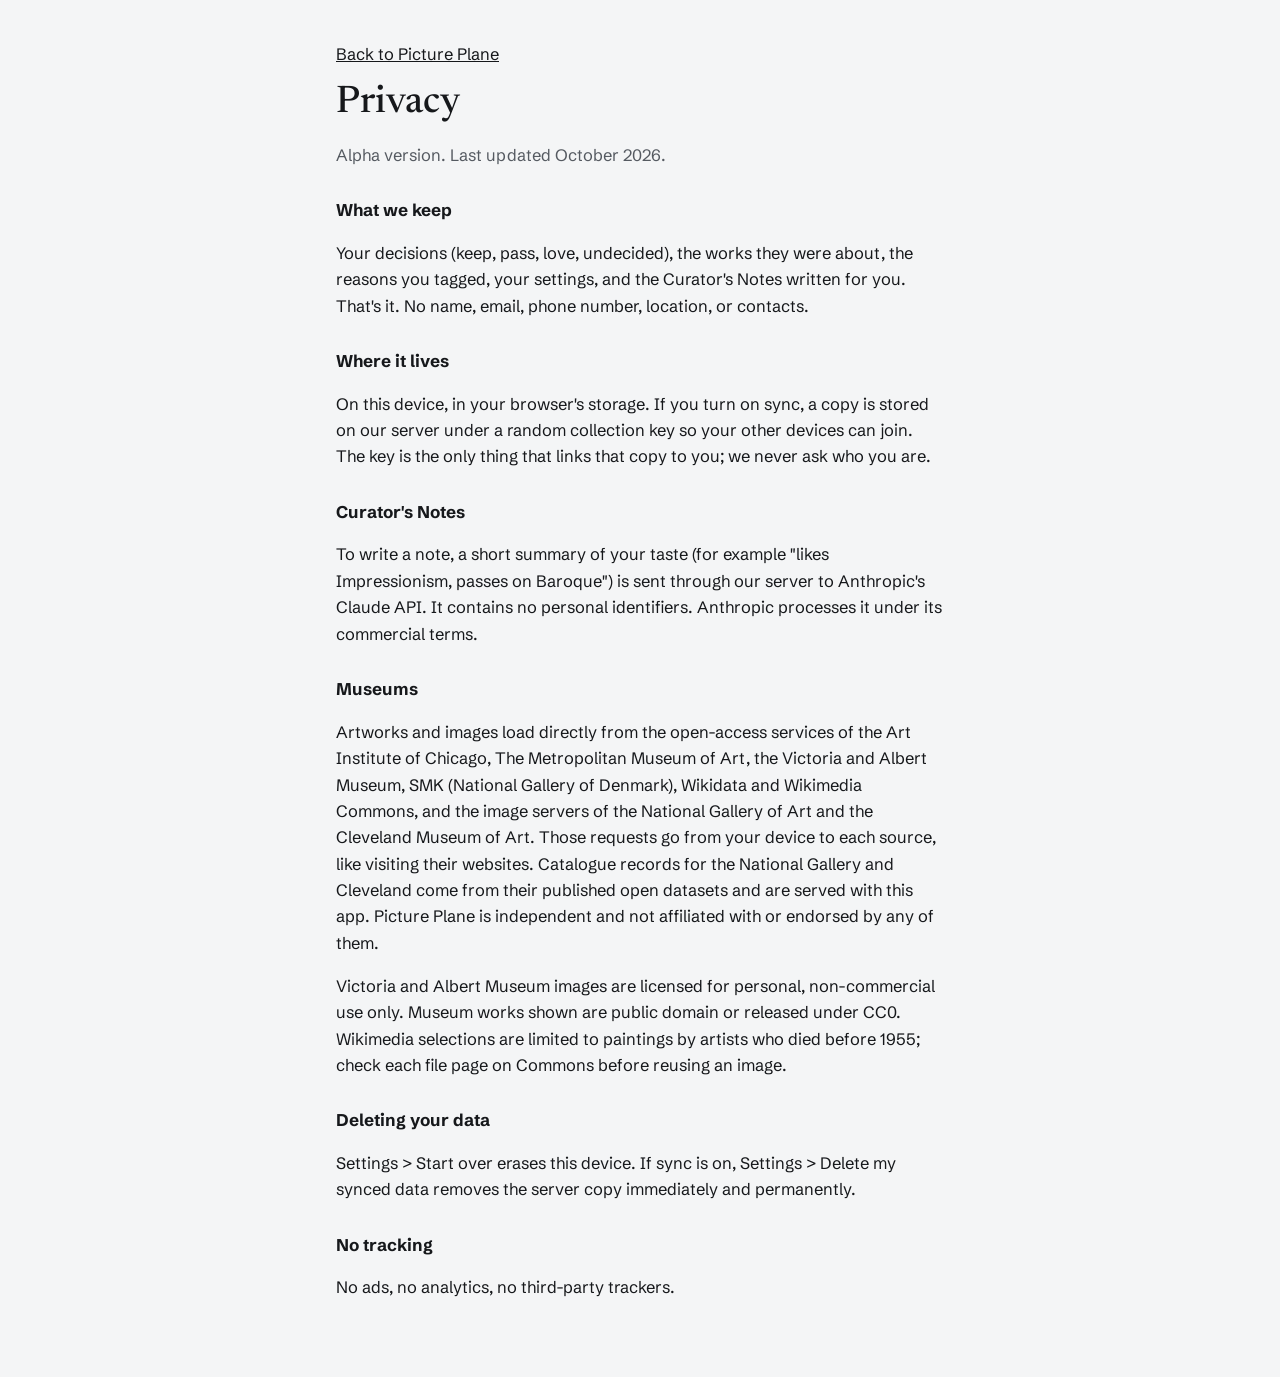
<file: alpha/privacy.html>
<!doctype html>
<html lang="en">
<head>
<meta charset="utf-8">
<meta name="viewport" content="width=device-width, initial-scale=1">
<title>Privacy · Picture Plane</title>
<link rel="stylesheet" href="https://fonts.googleapis.com/css2?family=Newsreader:ital,opsz,wght@0,6..72,400;0,6..72,500;1,6..72,400&family=Schibsted+Grotesk:wght@400;600&display=swap">
<style>
  :root { --bg: #f4f5f6; --ink: #16181b; --ink-2: #555a61; color-scheme: light; }
  @media (prefers-color-scheme: dark) { :root { --bg: #17191c; --ink: #eceae4; --ink-2: #a7abb1; color-scheme: dark; } }
  body { margin: 0; background: var(--bg); color: var(--ink); font: 400 16.5px/1.6 "Schibsted Grotesk", Arial, sans-serif; padding: 24px 16px 60px; }
  main { max-width: 38rem; margin: 0 auto; }
  h1 { font: 500 38px/1.1 Newsreader, Georgia, serif; margin: 12px 0 6px; }
  h2 { font-size: 17px; margin: 28px 0 6px; }
  p, li { color: var(--ink); } .muted { color: var(--ink-2); }
  a { color: inherit; }
</style>
</head>
<body><main>
<p><a href="./">Back to Picture Plane</a></p>
<h1>Privacy</h1>
<p class="muted">Alpha version. Last updated October 2026.</p>

<h2>What we keep</h2>
<p>Your decisions (keep, pass, love, undecided), the works they were about, the reasons you tagged, your settings, and the Curator's Notes written for you. That's it. No name, email, phone number, location, or contacts.</p>

<h2>Where it lives</h2>
<p>On this device, in your browser's storage. If you turn on sync, a copy is stored on our server under a random collection key so your other devices can join. The key is the only thing that links that copy to you; we never ask who you are.</p>

<h2>Curator's Notes</h2>
<p>To write a note, a short summary of your taste (for example "likes Impressionism, passes on Baroque") is sent through our server to Anthropic's Claude API. It contains no personal identifiers. Anthropic processes it under its commercial terms.</p>

<h2>Museums</h2>
<p>Artworks and images load directly from the open-access services of the Art Institute of Chicago, The Metropolitan Museum of Art, the Victoria and Albert Museum, SMK (National Gallery of Denmark), Wikidata and Wikimedia Commons, and the image servers of the National Gallery of Art and the Cleveland Museum of Art. Those requests go from your device to each source, like visiting their websites. Catalogue records for the National Gallery and Cleveland come from their published open datasets and are served with this app. Picture Plane is independent and not affiliated with or endorsed by any of them.</p>
<p>Victoria and Albert Museum images are licensed for personal, non-commercial use only. Museum works shown are public domain or released under CC0. Wikimedia selections are limited to paintings by artists who died before 1955; check each file page on Commons before reusing an image.</p>

<h2>Deleting your data</h2>
<p>Settings &gt; Start over erases this device. If sync is on, Settings &gt; Delete my synced data removes the server copy immediately and permanently.</p>

<h2>No tracking</h2>
<p>No ads, no analytics, no third-party trackers.</p>
</main></body>
</html>
</file>
<file: alpha/app.css>
/* Picture Plane
   Concept: the screen is a gallery wall. Each work is hung at its true proportions with a museum
   wall label beneath it, and the wall takes a quiet tint of the work's own dominant hue, the way
   curators paint walls for a hang. Everything else stays out of the way.
   Type: Newsreader for titles (italic for artwork titles, as on real labels); Schibsted Grotesk for interface. */

:root {
  --wh: 220; --ws: 8%;                       /* wall hue and saturation, set per artwork */
  --wall: hsl(var(--wh) var(--ws) 90%);
  --wall-deep: hsl(var(--wh) calc(var(--ws) + 2%) 84%);
  --paper: #fbfbf9;
  --ink: #16181b;
  --ink-2: #555a61;
  --line: rgba(22, 24, 27, 0.14);
  --chip: rgba(255, 255, 255, 0.72);
  --keep: #23744f;
  --pass: #b0402f;
  --gilt: #9a7428;
  --focus: #2f5fd0;
  --land: #e6e0d2; --fog: #dad6cd; --fogline: rgba(22,24,27,.09);
  --emb-fill: #efece5; --emb-hi: rgba(255,255,255,.95); --emb-lo: rgba(22,24,27,.24);
  --serif: "Newsreader", "Iowan Old Style", "Palatino Linotype", Georgia, serif;
  --sans: "Schibsted Grotesk", "Helvetica Neue", Arial, system-ui, sans-serif;
  --shadow-art: 0 1px 1px rgba(0,0,0,.18), 0 6px 14px -6px rgba(0,0,0,.35), 0 28px 50px -24px rgba(0,0,0,.55);
  color-scheme: light;
}
@media (prefers-color-scheme: dark) {
  :root:not([data-theme="light"]) {
    --wall: hsl(var(--wh) var(--ws) 15%);
    --wall-deep: hsl(var(--wh) calc(var(--ws) + 2%) 11%);
    --paper: #1d2024;
    --ink: #eceae4;
    --ink-2: #a7abb1;
    --line: rgba(236, 234, 228, 0.16);
    --chip: rgba(255, 255, 255, 0.08);
    --keep: #5fbf8e;
    --pass: #e2806f;
    --gilt: #d3ad62;
    --focus: #8fb0ff;
    --land: #3b3c38; --fog: #2a2d31; --fogline: rgba(236,234,228,.07);
    --emb-fill: #2a2d31; --emb-hi: rgba(255,255,255,.10); --emb-lo: rgba(0,0,0,.55);
    --shadow-art: 0 1px 1px rgba(0,0,0,.5), 0 10px 22px -8px rgba(0,0,0,.65), 0 34px 60px -26px rgba(0,0,0,.85);
    color-scheme: dark;
  }
}
:root[data-theme="dark"] {
  --wall: hsl(var(--wh) var(--ws) 15%); --wall-deep: hsl(var(--wh) calc(var(--ws) + 2%) 11%);
  --paper: #1d2024; --ink: #eceae4; --ink-2: #a7abb1; --line: rgba(236,234,228,.16); --chip: rgba(255,255,255,.08);
  --keep: #5fbf8e; --pass: #e2806f; --gilt: #d3ad62; --focus: #8fb0ff; color-scheme: dark;
  --emb-fill: #2a2d31; --emb-hi: rgba(255,255,255,.10); --emb-lo: rgba(0,0,0,.55);
  --land: #3b3c38; --fog: #2a2d31; --fogline: rgba(236,234,228,.07);
}

* { box-sizing: border-box; }
html, body { height: 100%; overscroll-behavior-x: none; }   /* sideways swipes stay in the app instead of becoming Back/Forward */
body {
  margin: 0; background: var(--wall); color: var(--ink);
  font: 400 16px/1.5 var(--sans); -webkit-font-smoothing: antialiased; text-rendering: optimizeLegibility;
  display: grid; grid-template-rows: auto 1fr auto; grid-template-columns: minmax(0, 1fr); overflow: hidden;
  padding-top: env(safe-area-inset-top, 0px);
  transition: background-color .7s ease;
  -webkit-tap-highlight-color: transparent;
}
[hidden] { display: none !important; }
button { font: inherit; color: inherit; cursor: pointer; }
:focus-visible { outline: 2px solid var(--focus); outline-offset: 3px; border-radius: 4px; }
cite { font-style: italic; }
a { color: inherit; text-underline-offset: 3px; }
.sr-only, .skip:not(:focus) { position: absolute; width: 1px; height: 1px; overflow: hidden; clip: rect(0 0 0 0); white-space: nowrap; }
.skip:focus { position: fixed; top: 8px; left: 8px; z-index: 99; background: var(--paper); padding: 8px 12px; }
.muted { color: var(--ink-2); }
.small { font-size: 13.5px; }

/* ---------- top bar ---------- */
.topbar { display: flex; align-items: center; justify-content: space-between; gap: 12px; padding: 10px 16px 6px; }
.wordmark { margin: 0; display: flex; align-items: center; gap: 9px; font: 500 21px/1 var(--serif); letter-spacing: -0.01em; }
.mark { width: 17px; height: 20px; position: relative; display: inline-block; }
.mark::before { content: ""; position: absolute; left: 0; top: 0; width: 17px; height: 14px; background: var(--gilt); box-shadow: inset 0 0 0 1.5px currentColor; }
.mark::after { content: ""; position: absolute; right: 0; bottom: 1px; width: 7px; height: 2.5px; background: currentColor; }
.levelchip { display: inline-flex; align-items: center; gap: 7px; border: 0; background: var(--chip); padding: 4px 12px 4px 5px; border-radius: 999px; font: 500 13.5px/1 var(--sans); }
.levelchip svg { width: 26px; height: 26px; transform: rotate(-90deg); }
.levelchip circle { fill: none; stroke-width: 3; }
.ring-bg { stroke: var(--line); }
.ring { stroke: var(--gilt); stroke-linecap: round; transition: stroke-dasharray .6s ease; }

main { min-height: 0; min-width: 0; position: relative; }
.view { height: 100%; min-width: 0; overflow-y: auto; overflow-x: hidden; -webkit-overflow-scrolling: touch; }   /* never wider than the screen; wide pieces scroll inside themselves */
.view.look { display: flex; flex-direction: column; overflow: hidden; padding: 0 16px; }

/* ---------- the wall ---------- */
.stage-wrap { position: relative; flex: 1; min-height: 0; }
.stage { position: absolute; inset: 0; }
.card {
  position: absolute; inset: 0; display: flex; flex-direction: column; justify-content: center; gap: 16px;
  touch-action: none; user-select: none; -webkit-user-select: none; will-change: transform;
  transition: transform .36s cubic-bezier(.2,.8,.2,1), opacity .3s;
}
.card.dragging { transition: none; cursor: grabbing; }
.card.next { opacity: 0; pointer-events: none; }
.card.next .plate { visibility: hidden; }
.hang { position: relative; flex: 1; min-height: 0; display: grid; place-items: center; }
.work { display: block; max-width: 100%; max-height: 100%; box-shadow: var(--shadow-art); opacity: 0; transition: opacity .45s ease; background: var(--wall-deep); -webkit-user-drag: none; }
.card.loaded .work { opacity: 1; }
.plate { display: grid; gap: 10px; max-width: 34rem; padding-bottom: 4px; }
.label p { margin: 0; }
.label .who { font: 600 15px/1.3 var(--sans); }
.label .bio { font-size: 13px; color: var(--ink-2); }
.label .what { font: 400 19px/1.3 var(--serif); margin-top: 3px; text-wrap: balance; display: -webkit-box; -webkit-line-clamp: 2; -webkit-box-orient: vertical; overflow: hidden; }
.label .med { font-size: 13px; color: var(--ink-2); margin-top: 2px; display: -webkit-box; -webkit-line-clamp: 1; -webkit-box-orient: vertical; overflow: hidden; }
.label .src { font-size: 12px; color: var(--ink-2); margin-top: 2px; }
.cue { border-top: 1px solid var(--line); padding-top: 9px; font-size: 13.5px; line-height: 1.45; }
.cue p { margin: 0; }
.cue .sub { color: var(--ink-2); margin-top: 2px; }
.cue-seed p:first-child { color: var(--gilt); font-weight: 500; }
.cue-match p:first-child { color: var(--keep); font-weight: 500; }
.cue-unsure p:first-child, .cue-explore p:first-child, .cue-look p:first-child { color: var(--ink-2); font-weight: 500; }
.empty { position: absolute; inset: 0; display: grid; place-content: center; gap: 12px; text-align: center; color: var(--ink-2); padding: 24px; }
.empty p { max-width: 30ch; margin: 0 auto; }

/* Feedback at the edges of the wall while dragging */
.edge { position: absolute; z-index: 3; pointer-events: none; opacity: 0; display: grid; place-items: center; transition: opacity .12s; }
.edge span { font: 600 13px/1 var(--sans); letter-spacing: .02em; padding: 7px 12px; border-radius: 999px; background: var(--paper); box-shadow: 0 6px 18px -8px rgba(0,0,0,.4); }
#edge-keep { right: -16px; top: 0; bottom: 0; width: 34%; background: linear-gradient(to left, color-mix(in srgb, var(--keep) 30%, transparent), transparent); }
#edge-keep span { color: var(--keep); justify-self: end; margin-right: 22px; }
#edge-pass { left: -16px; top: 0; bottom: 0; width: 34%; background: linear-gradient(to right, color-mix(in srgb, var(--pass) 30%, transparent), transparent); }
#edge-pass span { color: var(--pass); justify-self: start; margin-left: 22px; }
#edge-love { left: -16px; right: -16px; top: 0; height: 30%; background: linear-gradient(to bottom, color-mix(in srgb, var(--gilt) 34%, transparent), transparent); align-items: start; }
#edge-love span { color: var(--gilt); margin-top: 14px; }
#edge-later { left: -16px; right: -16px; bottom: 0; height: 30%; background: linear-gradient(to top, color-mix(in srgb, var(--ink-2) 26%, transparent), transparent); align-items: end; }
#edge-later span { color: var(--ink-2); margin-bottom: 14px; }

/* ---------- controls ---------- */
.controls { display: flex; justify-content: center; align-items: center; gap: clamp(8px, 3.4vw, 18px); padding-top: 12px; }
.ctl { width: 54px; height: 54px; border-radius: 50%; border: 1px solid var(--line); background: var(--chip); display: grid; place-items: center; transition: transform .12s, background-color .2s; backdrop-filter: blur(6px); }
.ctl svg { width: 23px; height: 23px; fill: none; stroke: currentColor; stroke-width: 2; stroke-linecap: round; stroke-linejoin: round; }
.ctl:active { transform: scale(.92); }
.ctl.ghost { width: 42px; height: 42px; color: var(--ink-2); }
.ctl.ghost svg { width: 19px; height: 19px; }
.ctl.pass { color: var(--pass); } .ctl.keep { color: var(--keep); } .ctl.later { color: var(--ink-2); }
.ctl.love { color: var(--gilt); } .ctl.love svg { fill: currentColor; stroke-width: 1.2; }
.ctl:disabled { opacity: .35; cursor: default; }
.aux { display: flex; justify-content: center; padding: 6px 0 8px; }
.textbtn { border: 0; background: none; color: var(--ink-2); font: 500 13.5px/1 var(--sans); padding: 8px 12px; text-decoration: underline; text-decoration-color: var(--line); text-underline-offset: 4px; }

.why { position: absolute; left: 16px; right: 16px; bottom: 132px; z-index: 6; margin: 0 auto; max-width: 30rem; background: var(--paper); border-radius: 14px; padding: 12px 14px; box-shadow: 0 18px 40px -16px rgba(0,0,0,.5); animation: rise .25s ease; }
.why p { margin: 0 0 8px; font-weight: 500; font-size: 14px; }
.why-next { display: flex; align-items: center; justify-content: space-between; gap: 10px; margin-top: 12px; }
.card.held .work { box-shadow: 0 0 0 3px var(--gilt), var(--shadow-art); transition: box-shadow .25s ease, opacity .45s ease; }
.chips { display: flex; flex-wrap: wrap; gap: 6px; }
.chip { border: 1px solid var(--line); background: transparent; border-radius: 999px; padding: 6px 12px; font-size: 13.5px; }
.chip[aria-pressed="true"] { background: var(--ink); color: var(--paper); border-color: var(--ink); }
@keyframes rise { from { transform: translateY(12px); opacity: 0; } }

.nudge { display: flex; align-items: center; justify-content: space-between; gap: 10px; flex-wrap: wrap; font-size: 13.5px; padding: 8px 12px; margin-bottom: 8px; border-radius: 10px; background: var(--chip); }

/* ---------- tab bar ---------- */
.tabbar { display: grid; grid-template-columns: repeat(4, 1fr); border-top: 1px solid var(--line); padding-bottom: env(safe-area-inset-bottom, 0px); background: color-mix(in srgb, var(--wall) 86%, var(--ink) 4%); }
.tabbar button { border: 0; background: none; display: grid; justify-items: center; gap: 3px; padding: 8px 0 7px; font: 500 11.5px/1 var(--sans); color: var(--ink-2); }
.tabbar svg { width: 21px; height: 21px; fill: none; stroke: currentColor; stroke-width: 1.7; stroke-linecap: round; stroke-linejoin: round; }
.tabbar button[aria-current="page"] { color: var(--ink); }

/* ---------- pages ---------- */
.page { max-width: 40rem; margin: 0 auto; padding: 8px 16px 40px; }
.display { font: 500 44px/1.05 var(--serif); letter-spacing: -0.02em; margin: 0 0 8px; text-wrap: balance; }
.display.small { font-size: 34px; margin: 6px 0 14px; }
.kicker { margin: 10px 0 2px; color: var(--ink-2); font-size: 14px; }
.lede { font: 400 18px/1.45 var(--serif); margin: 6px 0 10px; }
h2 { font: 600 17px/1.3 var(--sans); margin: 30px 0 10px; }
h3 { font: 600 14.5px/1.3 var(--sans); margin: 0 0 8px; }
.needs { list-style: none; padding: 0; margin: 0 0 14px; display: grid; gap: 8px; }
.needs li { display: grid; gap: 4px; font-size: 14px; }
.needs li.done span:first-child { color: var(--keep); }
.meter { height: 4px; background: var(--line); border-radius: 2px; overflow: hidden; }
.meter i { display: block; height: 100%; background: var(--gilt); border-radius: 2px; }
.stats { display: flex; flex-wrap: wrap; gap: 6px 18px; color: var(--ink-2); font-size: 14px; margin: 14px 0 0; }
.stats b { color: var(--ink); font-variant-numeric: tabular-nums; font-weight: 600; }
.notes-head { display: flex; align-items: baseline; justify-content: space-between; gap: 12px; flex-wrap: wrap; }
.tone { font-size: 13.5px; color: var(--ink-2); display: inline-flex; gap: 6px; align-items: center; }
select, textarea, input[type=file] { font: inherit; font-size: 14px; color: var(--ink); background: var(--paper); border: 1px solid var(--line); border-radius: 8px; padding: 6px 8px; max-width: 100%; }
textarea { width: 100%; min-height: 84px; font-size: 12.5px; }
.note { background: var(--paper); border-radius: 4px; padding: 18px 20px; box-shadow: 0 1px 0 var(--line), 0 14px 30px -22px rgba(0,0,0,.45); margin: 4px 0 12px; }
.note h3 { font: 500 20px/1.25 var(--serif); margin-bottom: 6px; }
.note p { margin: 0; font: 400 17px/1.55 var(--serif); }
.note .note-meta { font: 400 12.5px/1.4 var(--sans); color: var(--ink-2); margin-top: 10px; }
.note.small h3 { font-size: 17px; } .note.small p { font-size: 15.5px; }
.past summary { cursor: pointer; color: var(--ink-2); font-size: 14px; margin: 8px 0; }
/* ---------- Taste: jump bar, portrait, badge cabinet ---------- */
.jump { position: sticky; top: 0; z-index: 5; display: flex; gap: 2px; justify-content: center; padding: 8px 10px; background: var(--wall); border-bottom: 1px solid var(--line); overflow-x: auto; scrollbar-width: none; }
.jump::-webkit-scrollbar { display: none; }
.jump a { flex: 0 1 7rem; min-width: 0; text-align: center; padding: 7px 8px; border-radius: 999px; font: 500 13px/1 var(--sans); color: var(--ink-2); text-decoration: none; white-space: nowrap; }
.jump a[aria-current] { background: var(--paper); color: var(--ink); box-shadow: 0 1px 2px rgba(0,0,0,.14); }
.tsec { padding-top: 6px; scroll-margin-top: 52px; }
#view-taste .page { padding-bottom: 30vh; }   /* room for the last sections to reach the top */
.tsec + .tsec { margin-top: 26px; border-top: 1px solid var(--line); padding-top: 18px; }
.sech { font: 500 28px/1.15 var(--serif); margin: 6px 0 6px; }
.small { font-size: 13px; }
.traits { display: flex; flex-wrap: wrap; gap: 6px; margin: 4px 0 10px; }
.trait { display: inline-flex; align-items: center; gap: 6px; border: 1px solid var(--line); background: var(--chip); border-radius: 999px; padding: 3px 12px 3px 3px; font: 500 13.5px/1 var(--sans); color: var(--ink); }
.trait svg { width: 28px; height: 28px; }
.level { margin-top: 14px; }
.level .kicker b { color: var(--ink); }
.tiles { display: grid; grid-template-columns: repeat(3, 1fr); gap: 8px; margin: 12px 0; }
.tiles div { background: var(--paper); border-radius: 12px; padding: 10px 12px; display: grid; gap: 2px; box-shadow: 0 1px 0 var(--line); }
.tiles b { font: 600 22px/1.1 var(--sans); font-variant-numeric: tabular-nums; }
.tiles span { font-size: 12.5px; color: var(--ink-2); }
.pattern { display: flex; flex-wrap: wrap; gap: 6px; margin: 0 0 6px; }
.pattern span { font-size: 12.5px; border: 1px solid var(--line); border-radius: 999px; padding: 3px 10px; color: var(--ink-2); }
.appknows { margin: 18px 0 6px; padding: 14px 16px; border: 1px solid var(--line); border-radius: 14px; background: var(--paper); }
.appknows h2 { margin: 0 0 8px; }
.appknows .small { margin: 8px 0; }
.drift { border-left: 3px solid var(--gilt); padding-left: 10px; }
.rungs { display: grid; grid-template-columns: repeat(5, 1fr); gap: 3px; }
.rungs span { font-size: 10.5px; text-align: center; padding: 6px 0 0; border-top: 4px solid var(--line); color: var(--ink-2); }
.rungs span.on { border-top-color: var(--keep); }
.rungs span.cur { color: var(--ink); font-weight: 600; }
.callit { display: flex; gap: 3px; margin: 2px 0 6px; }
.callit i { flex: 1; height: 8px; border-radius: 2px; background: var(--line); }
.callit i.hit { background: var(--keep); }
.nextup { display: grid; gap: 8px; margin: 4px 0 8px; }
.next { display: grid; grid-template-columns: 48px 1fr; gap: 12px; align-items: center; text-align: left; border: 1px solid var(--line); background: var(--paper); border-radius: 14px; padding: 8px 12px 8px 8px; color: var(--ink); font: inherit; }
.next svg { width: 48px; height: 48px; }
.next b { font-weight: 600; font-size: 14.5px; display: block; }
.next small { display: block; font-size: 12.5px; color: var(--ink-2); margin: 2px 0 5px; }
.family { margin: 22px 0 8px; }
.family h3 { font: 500 20px/1.2 var(--serif); margin: 0; }
.family h3 small { font: 400 12.5px/1 var(--sans); color: var(--ink-2); margin-left: 6px; }
.family > p { margin: 2px 0 10px; }
.cabinet { display: grid; grid-template-columns: repeat(auto-fill, minmax(78px, 1fr)); gap: 12px 8px; }
.pin { position: relative; display: grid; justify-items: center; gap: 4px; border: 0; background: none; padding: 2px; font: 500 11.5px/1.2 var(--sans); color: var(--ink); text-align: center; border-radius: 12px; }
.pin svg { width: 64px; height: 64px; }
.pin.locked span, .pin.secret span { color: var(--ink-2); }
.pin:focus-visible, .next:focus-visible, .trait:focus-visible { outline: 2px solid var(--focus); outline-offset: 2px; }
.sealdot { position: absolute; top: 44px; right: calc(50% - 32px); width: 14px; height: 14px; border-radius: 50%; background: #8e2a20; box-shadow: 0 0 0 2px var(--wall); }
.pinart.locked .pinbody { opacity: .3; filter: saturate(.55); }
.pinart.sealed .pinbody { opacity: .55; }
.emb-fill { fill: var(--emb-fill); } .emb-hi { stroke: var(--emb-hi); } .emb-lo { stroke: var(--emb-lo); }
.pinhead { display: grid; place-items: center; }
.pinhead svg { width: 132px; height: 132px; }
.pinrow { display: grid; grid-template-columns: repeat(auto-fill, minmax(76px, 1fr)); gap: 10px 6px; }
.pinrow figure { margin: 0; display: grid; justify-items: center; gap: 3px; font-size: 11.5px; text-align: center; }
.pinrow svg { width: 58px; height: 58px; }
.pinrow small { color: var(--ink-2); }
@media (prefers-reduced-motion: no-preference) { .ceremony figure { animation: pinDrop .45s cubic-bezier(.2,.8,.3,1.2) both; animation-delay: calc(var(--i) * 70ms); } }
@keyframes pinDrop { from { opacity: 0; transform: translateY(-14px) scale(.8); } to { opacity: 1; transform: none; } }
.home { font: 500 24px/1.2 var(--serif); margin: 0 0 2px; }
.stamps { display: grid; grid-template-columns: repeat(auto-fill, minmax(118px, 1fr)); gap: 8px 10px; margin: 4px 0 6px; color: var(--ink-2); }
.stamps figure { margin: 0; }
.stamps svg, .pinhead .stamp { width: 100%; height: auto; display: block; }
.pinhead .stamp { max-width: 240px; }
.mrows { margin-bottom: 8px; }
.mrow { display: grid; grid-template-columns: minmax(0, 1fr) 110px 40px; gap: 10px; align-items: center; padding: 5px 0; border-bottom: 1px solid var(--line); font-size: 14px; }
.mrow .n { overflow: hidden; text-overflow: ellipsis; white-space: nowrap; }
.mrow .c { font-size: 12.5px; color: var(--ink-2); text-align: right; font-variant-numeric: tabular-nums; }
.mrow .c.wide { grid-column: 2 / 4; }
.mrow.few .n { color: var(--ink-2); }
.museumday { margin-top: 16px; padding: 14px 16px; border: 1px solid var(--line); border-radius: 14px; background: var(--paper); }
.daybtns { display: flex; flex-wrap: wrap; gap: 6px; }
.mapbox { margin: 6px -8px 4px; background: var(--paper); border-radius: 14px; padding: 8px; min-height: 120px; }
.worldmap { width: 100%; height: auto; display: block; }
.worldmap path { stroke: var(--paper); stroke-width: .6; cursor: pointer; }
.worldmap path.fog { fill: url(#pp-fog); }
.worldmap path.sel { stroke: var(--ink); stroke-width: 1.8; }
.worldmap .fogbg { fill: var(--fog); } .worldmap .fogline { stroke: var(--fogline); }
.worldmap .route { stroke: var(--ink); stroke-width: 1.6; stroke-dasharray: 5 5; stroke-linejoin: round; pointer-events: none; }
.worldmap .stop { fill: var(--ink); stroke: var(--paper); stroke-width: 1.2; pointer-events: none; }
@media (prefers-reduced-motion: no-preference) { .worldmap .route { animation: march 1.6s linear infinite; } @keyframes march { to { stroke-dashoffset: -20; } } }
.ramp { height: 6px; border-radius: 3px; margin: 6px 0 2px; background: linear-gradient(90deg, #6f8296, var(--land), #c48a2a); }
.legend { display: flex; justify-content: space-between; }
.atlaspanel { margin: 12px 0; padding: 12px 14px; border: 1px solid var(--line); border-radius: 14px; background: var(--paper); }
.atlaspanel h3 { font: 500 22px/1.2 var(--serif); margin: 0 0 4px; }
.atlaspanel .btn { margin-top: 6px; }
.chip small { color: var(--ink-2); margin-left: 3px; }
.tlbox { overflow-x: auto; }
.timeline { width: 100%; min-width: 520px; height: auto; display: block; }
.timeline .axis { stroke: var(--line); stroke-width: 1.5; } .timeline .tick { stroke: var(--ink-2); }
.timeline .tl { fill: var(--ink-2); font: 11px var(--sans); }
.timeline .pass { stroke: var(--ink-2); stroke-opacity: .4; stroke-width: 1.4; }
.timeline .love { fill: #c48a2a; stroke: var(--paper); stroke-width: 1; }
.questbar { display: flex; align-items: center; justify-content: space-between; gap: 10px; margin: 0 0 6px; padding: 6px 6px 6px 14px; border-radius: 999px; background: var(--chip); font: 500 13.5px/1.2 var(--sans); }
.questbar span { overflow: hidden; text-overflow: ellipsis; white-space: nowrap; min-width: 0; }
.aux .dot { color: var(--ink-2); margin: 0 6px; }
.qcards { display: grid; gap: 8px; }
.qcard { display: grid; grid-template-columns: 44px 1fr; gap: 12px; align-items: center; text-align: left; border: 1px solid var(--line); background: var(--paper); border-radius: 14px; padding: 8px 12px 8px 8px; color: var(--ink); font: inherit; }
.qcard svg { width: 44px; height: 44px; }
.qcard b { display: block; font-weight: 600; font-size: 14.5px; }
.qcard small { display: block; font-size: 12.5px; color: var(--ink-2); }
.qicon { width: 44px; height: 44px; border-radius: 50%; display: grid; place-items: center; background: var(--chip); color: var(--ink-2); }
.qicon svg { width: 22px; height: 22px; }
.qcard:focus-visible { outline: 2px solid var(--focus); outline-offset: 2px; }
.modal-card h3 { margin: 10px 0 2px; }
.qbuild { display: grid; gap: 8px; padding: 12px; border: 1px solid var(--line); border-radius: 14px; }
.qbuild label { display: flex; align-items: center; gap: 8px; font-size: 14px; }
.qbuild input[type=text] { font: inherit; font-size: 14px; color: var(--ink); background: var(--paper); border: 1px solid var(--line); border-radius: 8px; padding: 7px 9px; }
.qactive { display: flex; align-items: center; justify-content: space-between; gap: 10px; padding: 8px 12px; border-radius: 12px; background: var(--chip); }
.qactive p { margin: 0; }
.qloves { display: grid; grid-template-columns: repeat(4, 1fr); gap: 6px; }
.qloves img { width: 100%; aspect-ratio: 1; object-fit: cover; border-radius: 4px; }
.ladder { list-style: none; padding: 0; margin: 4px 0; display: grid; gap: 4px; font-size: 13.5px; }
.ladder li { display: grid; grid-template-columns: 4.5rem 1fr auto; gap: 8px; padding: 6px 0; border-bottom: 1px solid var(--line); color: var(--ink-2); }
.ladder li b { color: var(--ink); font-weight: 600; }
.ladder li.got { color: var(--keep); } .ladder li.sealed { color: var(--gilt); }
.walllabel { font: italic 400 16px/1.5 var(--serif); color: var(--ink-2); border-left: 2px solid var(--gilt); padding-left: 12px; margin: 6px 0; }
.dim { margin: 18px 0; }
.row { display: grid; grid-template-columns: minmax(0, 1fr) 110px 30px; gap: 10px; align-items: center; padding: 5px 0; border-bottom: 1px solid var(--line); font-size: 14px; }
.row .n { overflow: hidden; text-overflow: ellipsis; white-space: nowrap; }
.row .c { font-size: 12px; color: var(--ink-2); text-align: right; font-variant-numeric: tabular-nums; }
.bar { position: relative; height: 6px; background: var(--line); border-radius: 3px; }
.bar i { position: absolute; top: 0; bottom: 0; border-radius: 3px; }
.bar i.pos { background: var(--keep); } .bar i.neg { background: var(--pass); }
.plain { padding-left: 18px; margin: 0; font-size: 14.5px; }
.btn { border: 1px solid var(--line); background: var(--chip); border-radius: 999px; padding: 9px 16px; font: 500 14.5px/1.1 var(--sans); }
.btn.small { padding: 6px 12px; font-size: 13.5px; }
.btn.primary { background: var(--ink); color: var(--paper); border-color: var(--ink); }
.btn.warn { color: var(--pass); border-color: color-mix(in srgb, var(--pass) 50%, transparent); }
.btn:disabled { opacity: .45; cursor: default; }
.btns { display: flex; flex-wrap: wrap; gap: 8px; margin: 10px 0; }

.filters { display: flex; flex-wrap: wrap; gap: 6px; margin-bottom: 14px; }
.grid { list-style: none; padding: 0; margin: 0; display: grid; grid-template-columns: repeat(auto-fill, minmax(146px, 1fr)); gap: 18px 14px; }
.tile { border: 0; background: none; padding: 0; text-align: left; display: grid; gap: 6px; width: 100%; }
.tile img { width: 100%; aspect-ratio: 1; object-fit: contain; background: var(--wall-deep); }
.tile .t { font: 400 15px/1.25 var(--serif); display: -webkit-box; -webkit-line-clamp: 2; -webkit-box-orient: vertical; overflow: hidden; }
.tile .a { font-size: 12.5px; color: var(--ink-2); }
.tile-wrap { position: relative; }
.lovebtn { width: 40px; height: 40px; border-radius: 50%; border: 0; display: grid; place-items: center; color: var(--ink-2);
  background: color-mix(in srgb, var(--paper) 88%, transparent); box-shadow: 0 2px 8px -3px rgba(0,0,0,.35); transition: transform .12s, color .2s; }
.lovebtn svg { width: 20px; height: 20px; fill: none; stroke: currentColor; stroke-width: 1.6; stroke-linejoin: round; }
.lovebtn[aria-pressed="true"] { color: var(--gilt); }
.lovebtn[aria-pressed="true"] svg { fill: currentColor; }
.lovebtn:active { transform: scale(.9); }
.tile-wrap .lovebtn { position: absolute; top: 6px; right: 6px; }
.sheet-love { display: flex; align-items: center; gap: 10px; margin: 2px 0 10px; font-size: 14px; color: var(--ink-2); }

.settings section { border-top: 1px solid var(--line); padding: 4px 0 10px; }
.settings h2 { margin-top: 16px; }
.toggle { display: flex; gap: 10px; align-items: flex-start; padding: 8px 0; }
.toggle span { display: grid; } .toggle small { color: var(--ink-2); font-size: 12.5px; }
.toggle input { width: 18px; height: 18px; margin-top: 2px; accent-color: var(--ink); }
.range { display: block; font-size: 14.5px; margin-bottom: 6px; }
input[type=range] { width: 100%; accent-color: var(--gilt); }
.ends { display: flex; justify-content: space-between; font-size: 12.5px; color: var(--ink-2); }
.diag { font-size: 11.5px; white-space: pre-wrap; word-break: break-word; background: var(--paper); padding: 10px; border-radius: 8px; }

/* ---------- wall text sheet ---------- */
.scrim { position: fixed; inset: 0; background: rgba(8, 9, 10, .45); z-index: 20; }
.sheet { position: fixed; left: 0; right: 0; bottom: 0; z-index: 21; max-height: 88dvh; max-height: 88vh; overflow-y: auto; background: var(--paper); color: var(--ink);
  border-radius: 16px 16px 0 0; padding: 0 20px calc(28px + env(safe-area-inset-bottom, 0px)); max-width: 640px; margin: 0 auto; box-shadow: 0 -18px 50px -20px rgba(0,0,0,.6);
  transform: translateY(24px); opacity: 0; transition: transform .28s cubic-bezier(.2,.8,.2,1), opacity .2s; }
.sheet.open { transform: none; opacity: 1; }
.sheet { touch-action: pan-y; }   /* vertical scrolling stays native; horizontal drags decide */
.sheet.dragging { transition: none; user-select: none; -webkit-user-select: none; }
.sheet img { -webkit-user-drag: none; }
.sheet-actions { position: sticky; bottom: calc(-28px - env(safe-area-inset-bottom, 0px)); z-index: 2; margin: 8px -20px 0; padding: 14px 20px calc(10px + env(safe-area-inset-bottom, 0px));
  background: linear-gradient(to bottom, transparent, var(--paper) 22%); }
.sheet-btns { display: flex; justify-content: center; gap: clamp(12px, 5vw, 22px); }
.sheet-hint { margin: 8px 0 0; text-align: center; font-size: 12.5px; color: var(--ink-2); }
.sheet-top { position: sticky; top: 0; z-index: 2; background: var(--paper); display: flex; justify-content: flex-end; padding: 12px 0 8px; }
.grab { position: absolute; left: 50%; top: 8px; transform: translateX(-50%); width: 38px; height: 4px; border-radius: 2px; background: var(--line); }
.zoomBtn { display: block; width: 100%; border: 0; padding: 14px; background: var(--wall-deep); border-radius: 4px; margin-bottom: 14px; cursor: zoom-in; }
.zoomBtn img { display: block; margin: 0 auto; max-width: 100%; max-height: 40vh; box-shadow: var(--shadow-art); }
.sheet-title { font: 400 26px/1.2 var(--serif); margin: 4px 0 4px; text-wrap: balance; }
.sheet-who { margin: 0 0 14px; font-weight: 600; }
.sheet-who span { font-weight: 400; color: var(--ink-2); font-size: 14px; }
.prose p { font: 400 17px/1.6 var(--serif); margin: 0 0 .8em; max-width: 64ch; }
.prose .muted { font-family: var(--sans); font-size: 14.5px; }
.onview { display: inline-block; font-size: 13.5px; padding: 5px 11px; border: 1px solid var(--line); border-radius: 999px; color: var(--ink-2); margin: 4px 0 12px; }
.onview.yes { color: var(--keep); border-color: color-mix(in srgb, var(--keep) 55%, transparent); }
.scale { margin: 8px 0 14px; }
.scale svg { width: 100%; max-width: 420px; height: auto; display: block; }
.scale .floor { stroke: var(--line); stroke-width: 1; }
.scale .person { fill: var(--ink-2); opacity: .55; }
.scale .art { fill: color-mix(in srgb, var(--gilt) 30%, transparent); stroke: var(--gilt); stroke-width: 1; }
.scale figcaption { font-size: 12.5px; color: var(--ink-2); }
.facts { display: grid; grid-template-columns: max-content minmax(0, 1fr); gap: 6px 16px; font-size: 14px; margin: 8px 0 16px; }
.facts dt { color: var(--ink-2); }
.facts dd { margin: 0; overflow-wrap: anywhere; }
.reasons ul { list-style: none; padding: 0; margin: 0 0 12px; display: grid; gap: 4px; font-size: 14px; }
.reasons .up { color: var(--keep); font-weight: 500; } .reasons .down { color: var(--pass); font-weight: 500; }
.out { font-weight: 500; }

.zoom { position: fixed; inset: 0; z-index: 30; background: #0c0d0e; overflow: hidden; overscroll-behavior: none; touch-action: none; }
.zoom img { position: absolute; top: 0; left: 0; max-width: none; transform-origin: 0 0; cursor: zoom-in; user-select: none; -webkit-user-select: none; will-change: transform; }
.zoom.big img { cursor: grab; }
.zoom.big img:active { cursor: grabbing; }
.zoom .btn { position: fixed; top: calc(12px + env(safe-area-inset-top, 0px)); right: 12px; background: #f4f3ef; color: #16181b; }

.modal { position: fixed; inset: 0; z-index: 40; background: rgba(8, 9, 10, .55); display: grid; place-items: center; padding: 16px; }
.modal-card { background: var(--paper); color: var(--ink); border-radius: 16px; padding: 24px 22px; max-width: 30rem; width: 100%; max-height: 88vh; overflow-y: auto; display: grid; gap: 12px; animation: rise .3s ease; }
.modal-card h2 { margin: 0; font: 500 30px/1.1 var(--serif); }
.modal-card .display { font-size: 40px; margin: 0; }
.modal-card .kicker { margin: 0; }
.modal-card .note { margin: 0; box-shadow: none; border: 1px solid var(--line); }
.gestures { list-style: none; padding: 0; margin: 0; display: grid; grid-template-columns: 1fr 1fr; gap: 6px 14px; font-size: 14.5px; }
.gestures b { font-weight: 600; }

.toast { position: fixed; left: 50%; top: calc(58px + env(safe-area-inset-top, 0px)); transform: translateX(-50%); z-index: 50; background: var(--ink); color: var(--paper);
  padding: 10px 16px; border-radius: 999px; font-size: 14px; max-width: calc(100% - 32px); text-align: center; box-shadow: 0 12px 30px -12px rgba(0,0,0,.5); }

@media (min-width: 760px) {
  .view.look { padding: 0 32px; }
  .plate { margin: 0 auto; width: 100%; max-width: 40rem; grid-template-columns: 1fr 1fr; align-items: start; }
  .cue { border-top: 0; border-left: 1px solid var(--line); padding: 0 0 0 16px; }
}
/* ---------- large landscape screens (a laptop, a TV): the art takes the left, the label and controls the right ---------- */
@media (min-width: 1100px) and (min-aspect-ratio: 5/4) and (min-height: 560px) {
  :root { --side: clamp(320px, 26vw, 560px); --gut: clamp(24px, 3vw, 64px); }
  body { grid-template-columns: minmax(0, 1fr) auto; grid-template-rows: auto minmax(0, 1fr); }
  .topbar { grid-column: 1; grid-row: 1; padding-left: var(--gut); }
  .tabbar { grid-column: 2; grid-row: 1; display: flex; gap: 2px; border-top: 0; background: none; padding: 4px var(--gut) 0 0; }
  .tabbar button { display: flex; align-items: center; gap: 7px; padding: 8px 14px; font-size: 14px; border-radius: 999px; }
  .tabbar button[aria-current="page"] { background: var(--chip); }
  main { grid-column: 1 / -1; grid-row: 2; }
  .view.look { display: grid; position: relative; grid-template-columns: minmax(0, 1fr) var(--side); grid-template-rows: auto minmax(0, 1fr) auto auto;
    column-gap: var(--gut); padding: 4px var(--gut) clamp(12px, 2.5vh, 32px); }
  .stage-wrap { grid-column: 1 / -1; grid-row: 1 / -1; }
  .nudge { grid-column: 1; grid-row: 1; position: relative; z-index: 5; justify-self: start; }
  .questbar { grid-column: 2; grid-row: 1; position: relative; z-index: 5; margin: 6px 0 0; }
  .controls { grid-column: 2; grid-row: 3; position: relative; z-index: 5; padding-top: 0; }
  .aux { grid-column: 2; grid-row: 4; position: relative; z-index: 5; }
  .card { display: grid; grid-template-columns: minmax(0, 1fr) var(--side); column-gap: var(--gut); padding: 8px 0 clamp(12px, 2.5vh, 32px); }
  .hang { grid-column: 1; grid-row: 1; min-height: 0; }
  .plate { grid-column: 2; grid-row: 1; align-self: start; margin: 72px 0 0; width: auto; max-width: none; grid-template-columns: 1fr; gap: 16px; }
  .cue { border-left: 0; border-top: 1px solid var(--line); padding: 14px 0 0; font-size: clamp(14px, .95vw, 19px); }
  .label .who { font-size: clamp(16px, 1.15vw, 23px); }
  .label .bio, .label .med, .label .src { font-size: clamp(13px, .9vw, 18px); }
  .label .what { font-size: clamp(24px, 1.9vw, 40px); margin-top: 8px; -webkit-line-clamp: 4; }
  .label .med { -webkit-line-clamp: 3; margin-top: 8px; }
  .label .src { margin-top: 8px; }
  .ctl { width: clamp(54px, 3.6vw, 72px); height: clamp(54px, 3.6vw, 72px); }
  .ctl.ghost { width: clamp(42px, 2.8vw, 56px); height: clamp(42px, 2.8vw, 56px); }
  .why { left: auto; right: var(--gut); width: var(--side); max-width: none; margin: 0; bottom: calc(clamp(54px, 3.6vw, 72px) + 84px); }
  .sheet { left: auto; top: 0; width: min(640px, 40vw); max-height: none; border-radius: 16px 0 0 16px; transform: translateX(24px); }
  .sheet.open { transform: none; }
}
@media (max-height: 640px) {
  .label .bio, .label .src, .cue .sub { display: none; }
  .ctl { width: 48px; height: 48px; } .ctl.ghost { width: 38px; height: 38px; }
}
@media (prefers-reduced-motion: reduce) {
  *, *::before, *::after { animation-duration: .01ms !important; transition-duration: .01ms !important; }
}

/* ---------- Kept slideshow (full screen, for a TV) ---------- */
.kept-head { display: flex; align-items: center; justify-content: space-between; gap: 12px; }
.showform { display: grid; gap: 12px; margin: 12px 0; }
.showform label { display: grid; gap: 4px; font-size: 14px; font-weight: 500; }
.showform label.check { display: flex; align-items: center; gap: 8px; font-weight: 400; }
.showform select { font: inherit; padding: 8px 10px; border-radius: 10px; border: 1px solid var(--line); background: var(--paper); color: var(--ink); }
.show { position: fixed; inset: 0; z-index: 60; background: #121314; color: #ece8df; display: grid; grid-template-columns: minmax(0, 1fr) clamp(260px, 24vw, 520px); }
.show.noinfo { grid-template-columns: minmax(0, 1fr); }
.show.noinfo .show-info { display: none; }
.show:not(.ui) { cursor: none; }
.show-stage { position: relative; margin: 4vh 3vw; min-width: 0; min-height: 0; }
.show-img { position: absolute; inset: 0; width: 100%; height: 100%; object-fit: contain; opacity: 0; transition: opacity 1.4s ease; }
.show-img.front { opacity: 1; }
.show.beside .show-img { object-position: right center; }
.show.beside .show-stage, .show.beside .show-info { transform: translateX(calc(-1 * var(--shift, 0px))); transition: transform 1.4s ease, padding-bottom 1.4s ease; }
.show.beside .show-info { padding-left: 1.5vw; }
.show-info { align-self: end; padding: 0 3.5vw 7vh 0; display: grid; gap: .5em; font-size: clamp(14px, 1vw, 20px); line-height: 1.4; }
.show-info p { margin: 0; }
.show-info .who { font-weight: 600; font-size: 1.15em; }
.show-info .bio, .show-info .med, .show-info .src { color: #a9a59c; }
.show-info .what { font: 400 clamp(22px, 1.9vw, 40px)/1.25 var(--serif); text-wrap: balance; }
.show-bar { position: absolute; top: 3vh; left: 50%; transform: translateX(-50%); display: flex; align-items: center; gap: 4px; padding: 6px; border-radius: 999px;
  background: rgba(20, 21, 22, .78); backdrop-filter: blur(8px); opacity: 0; pointer-events: none; transition: opacity .3s; }
.show.ui .show-bar, .show.paused .show-bar { opacity: 1; pointer-events: auto; }
.show-bar button { width: 48px; height: 48px; border: 0; border-radius: 50%; background: none; color: #ece8df; display: grid; place-items: center; }
.show-bar button:hover, .show-bar button[aria-pressed="true"] { background: rgba(255, 255, 255, .12); }
.show-bar svg { width: 22px; height: 22px; fill: none; stroke: currentColor; stroke-width: 1.8; stroke-linecap: round; stroke-linejoin: round; }
.show-count { font-size: 13px; color: #a9a59c; padding: 0 10px; white-space: nowrap; }
@media (max-aspect-ratio: 1/1) {   /* a portrait screen or phone: the label sits under the art */
  .show { grid-template-columns: minmax(0, 1fr); grid-template-rows: minmax(0, 1fr) auto; }
  .show-info { align-self: start; padding: 0 6vw 5vh; }
}
@media (prefers-reduced-motion: reduce) { .show-img { transition: none; } }
</file>
